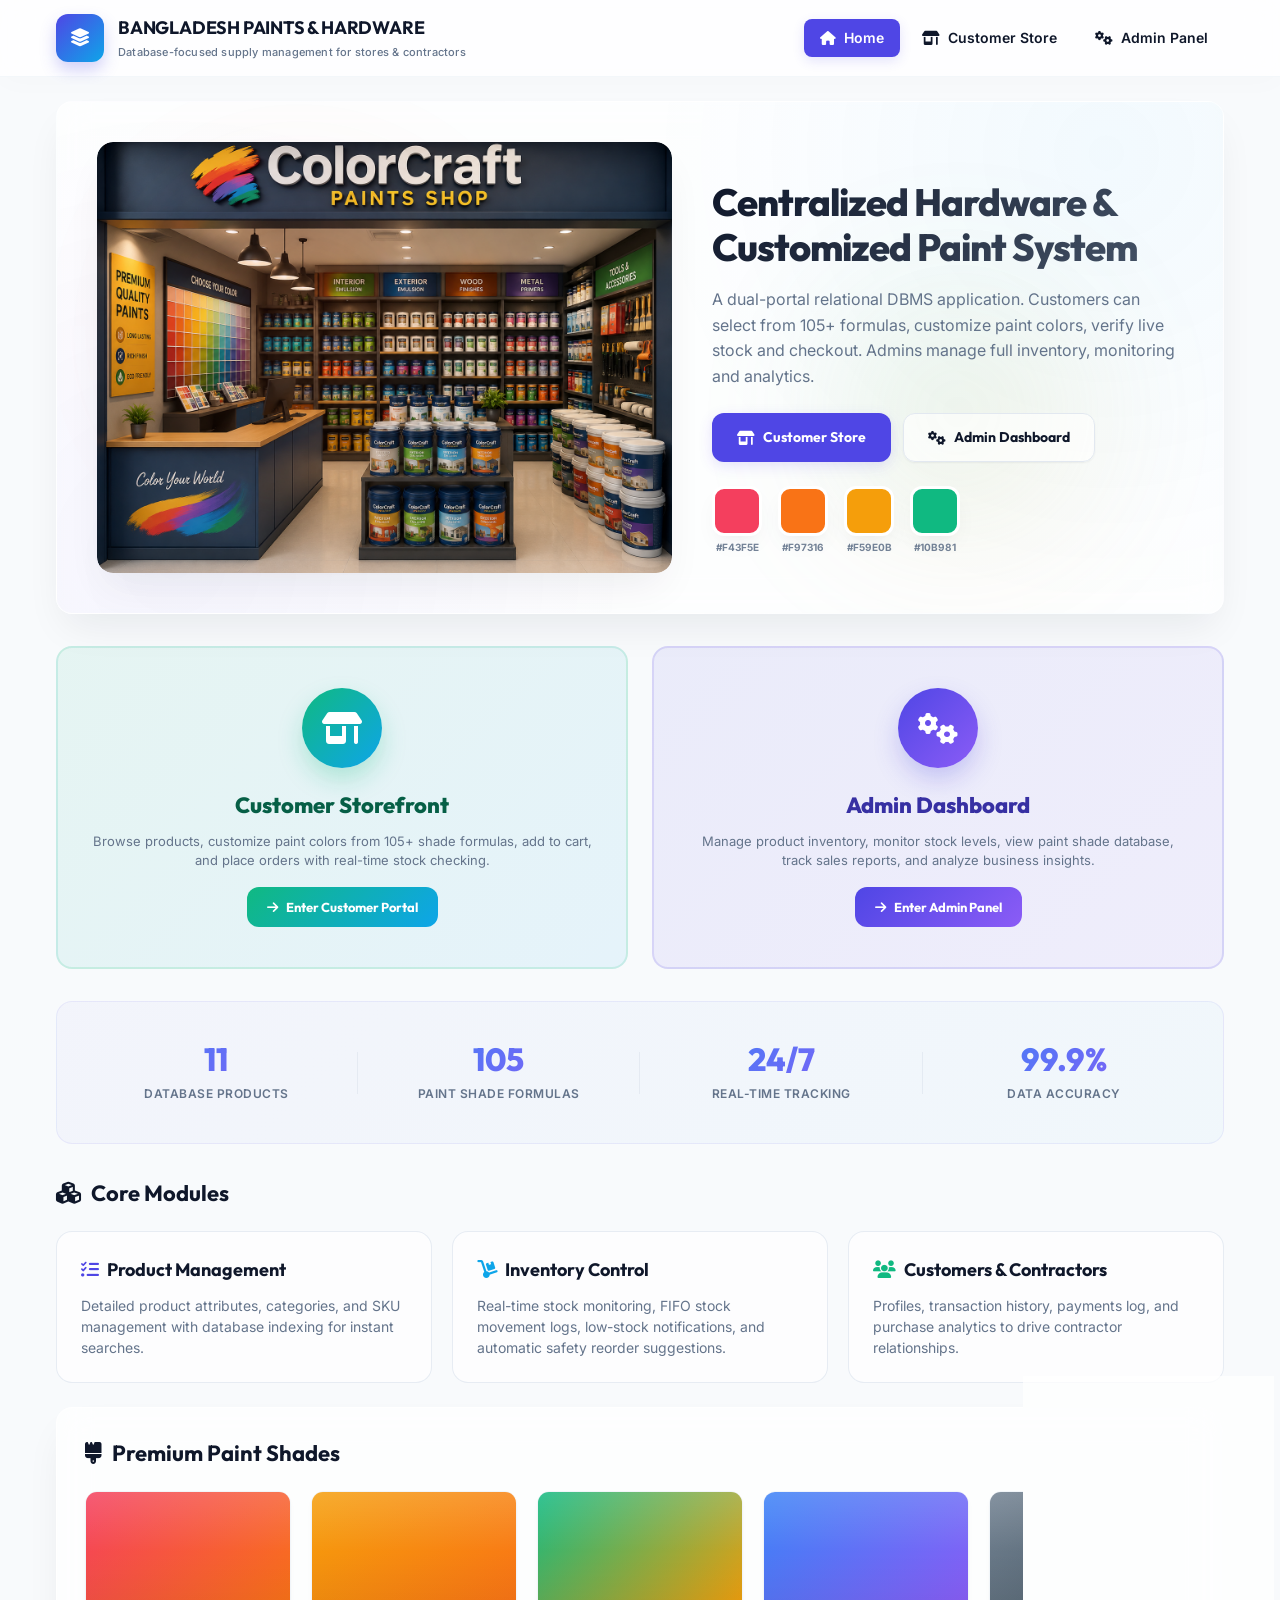
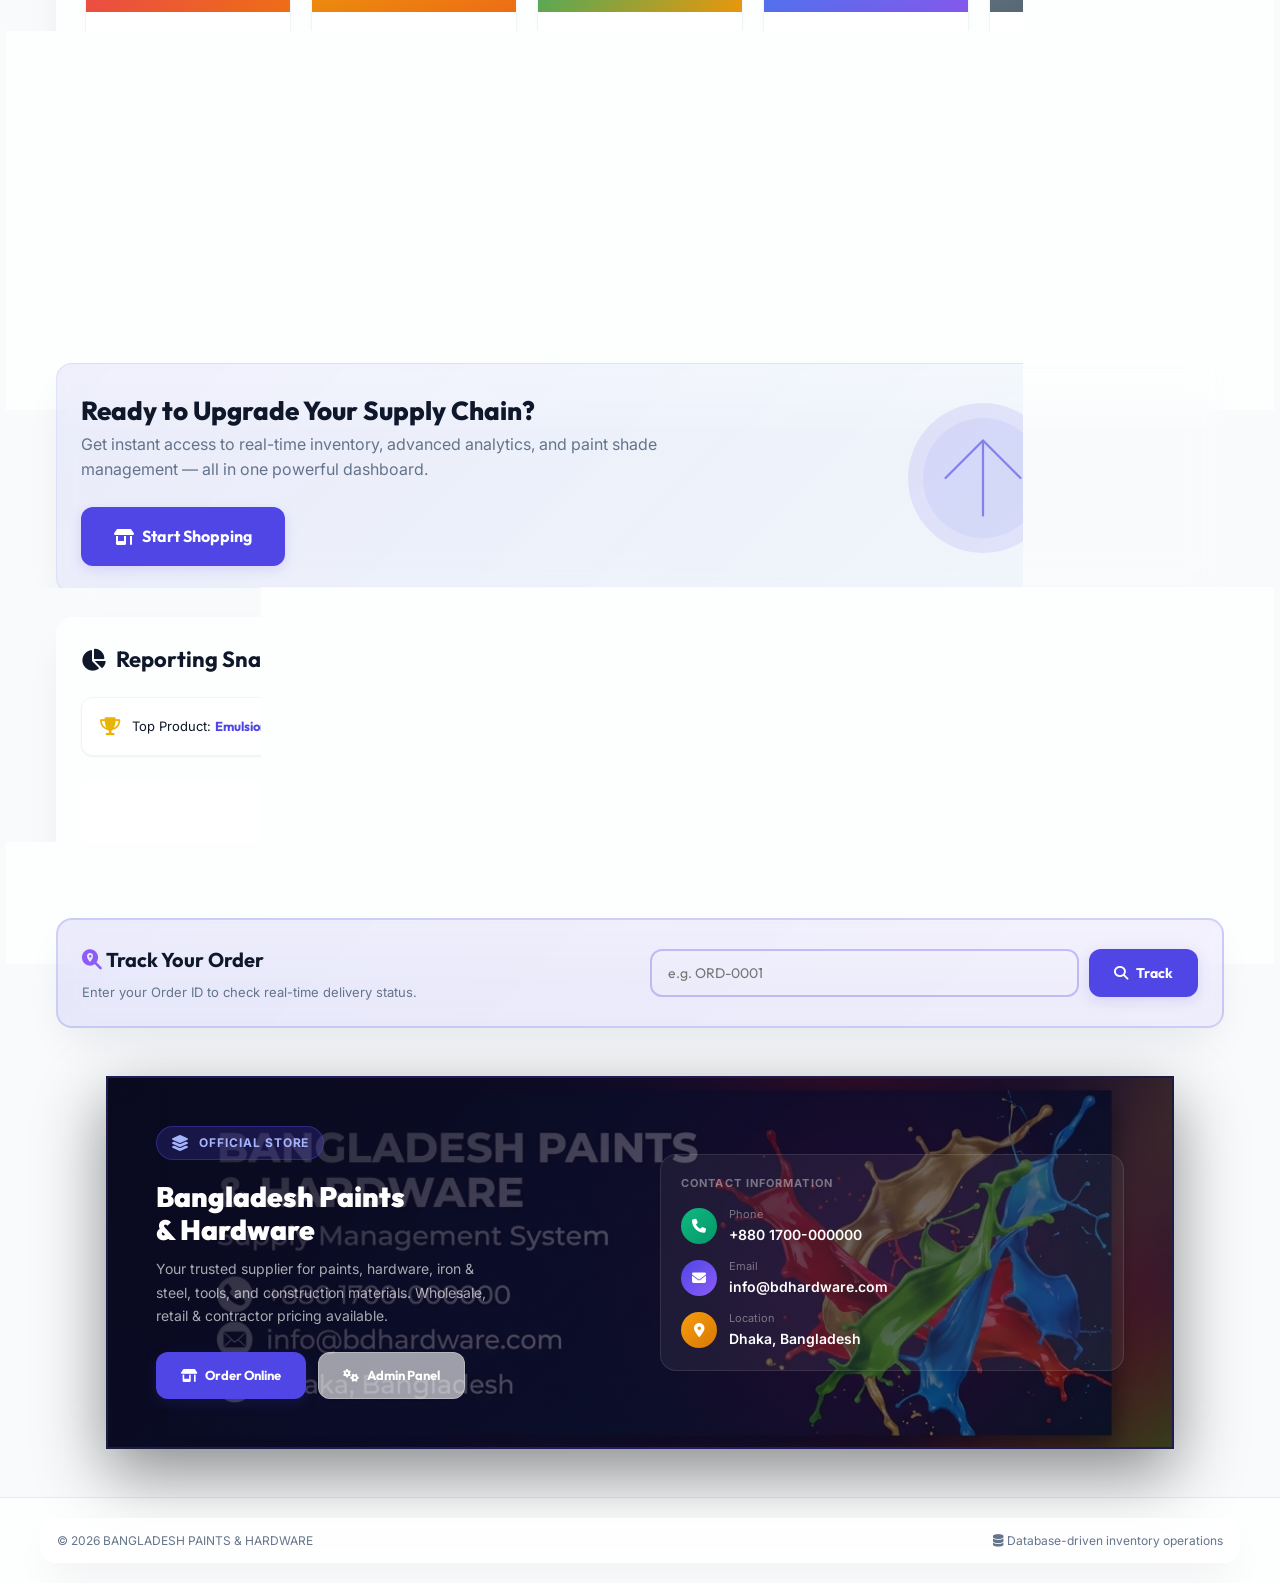
<file: index.html>
<!doctype html>
<html lang="en">
<head>
  <meta charset="utf-8" />
  <meta name="viewport" content="width=device-width,initial-scale=1" />
  <title>Bangladesh Paints & Hardware — Supply Management System</title>
  <link rel="stylesheet" href="https://cdnjs.cloudflare.com/ajax/libs/font-awesome/6.4.0/css/all.min.css">
  <link rel="stylesheet" href="styles.css">
  <meta name="description" content="Inventory, sales, and paint-shade management for hardware and construction supplies." />
  <script src="auth.js"></script>
  <style>
    .portal-grid {
      display: grid;
      grid-template-columns: 1fr 1fr;
      gap: 24px;
      margin: 32px 0;
    }
    .portal-card {
      padding: 40px 32px;
      border-radius: var(--radius-lg);
      text-align: center;
      cursor: pointer;
      text-decoration: none;
      display: block;
      transition: all 0.3s cubic-bezier(0.4, 0, 0.2, 1);
      position: relative;
      overflow: hidden;
    }
    .portal-card::before {
      content: '';
      position: absolute;
      inset: 0;
      opacity: 0;
      transition: opacity 0.3s;
    }
    .portal-card:hover {
      transform: translateY(-8px);
    }
    .portal-card:hover::before {
      opacity: 1;
    }
    .portal-customer {
      background: linear-gradient(135deg, rgba(16, 185, 129, 0.08), rgba(14, 165, 233, 0.08));
      border: 2px solid rgba(16, 185, 129, 0.15);
    }
    .portal-customer:hover {
      border-color: rgba(16, 185, 129, 0.4);
      box-shadow: 0 20px 40px rgba(16, 185, 129, 0.12);
    }
    .portal-admin {
      background: linear-gradient(135deg, rgba(79, 70, 229, 0.08), rgba(139, 92, 246, 0.08));
      border: 2px solid rgba(79, 70, 229, 0.15);
    }
    .portal-admin:hover {
      border-color: rgba(79, 70, 229, 0.4);
      box-shadow: 0 20px 40px rgba(79, 70, 229, 0.12);
    }
    .portal-icon {
      width: 80px;
      height: 80px;
      border-radius: 50%;
      display: inline-flex;
      align-items: center;
      justify-content: center;
      font-size: 32px;
      margin-bottom: 20px;
    }
    .portal-customer .portal-icon {
      background: linear-gradient(135deg, #10b981, #0ea5e9);
      color: #fff;
      box-shadow: 0 12px 24px rgba(16, 185, 129, 0.25);
    }
    .portal-admin .portal-icon {
      background: linear-gradient(135deg, #4f46e5, #8b5cf6);
      color: #fff;
      box-shadow: 0 12px 24px rgba(79, 70, 229, 0.25);
    }
    .portal-card h3 {
      font-family: var(--font-heading);
      font-size: 22px;
      font-weight: 800;
      margin-bottom: 8px;
    }
    .portal-customer h3 { color: #065f46; }
    .portal-admin h3 { color: #3730a3; }
    .portal-card p {
      font-size: 13px;
      color: var(--text-muted);
      line-height: 1.5;
      margin-bottom: 16px;
    }
    .portal-enter {
      display: inline-flex;
      align-items: center;
      gap: 8px;
      padding: 10px 20px;
      border-radius: var(--radius-md);
      font-family: var(--font-heading);
      font-weight: 700;
      font-size: 13px;
      color: #fff;
    }
    .portal-customer .portal-enter {
      background: linear-gradient(135deg, #10b981, #0ea5e9);
    }
    .portal-admin .portal-enter {
      background: linear-gradient(135deg, #4f46e5, #8b5cf6);
    }
    @media (max-width: 700px) {
      .portal-grid { grid-template-columns: 1fr; }
    }
  </style>
</head>
<body>
  <header class="site-header">
    <div class="container header-row">
      <div class="brand">
        <div class="logo"><i class="fa-solid fa-layer-group"></i></div>
        <div>
          <h1>BANGLADESH PAINTS & HARDWARE</h1>
          <p class="tagline">Database-focused supply management for stores & contractors</p>
        </div>
      </div>
      <nav class="top-nav">
        <a href="index.html" class="active"><i class="fa-solid fa-house"></i> Home</a>
        <a href="customer.html"><i class="fa-solid fa-shop"></i> Customer Store</a>
        <a href="products.html"><i class="fa-solid fa-gears"></i> Admin Panel</a>
      </nav>
    </div>
  </header>

  <main class="container">
    <!-- Hero Section -->
    <section class="hero card" id="hero">
      <div class="hero-visual">
        <img src="./color_pic.png" alt="Bangladesh Paints &amp; Hardware" class="hero-image" style="object-fit:cover;border-radius:var(--radius-lg);" />
        <div class="sparkle-layer" aria-hidden="true"></div>
      </div>
      <div class="hero-decoration">
        <div class="deco-blob" style="top: 20%; left: 10%; background: linear-gradient(135deg, #f43f5e, #f97316);"></div>
        <div class="deco-blob" style="bottom: 15%; right: 12%; background: linear-gradient(135deg, #10b981, #f59e0b);"></div>
      </div>

      <div class="hero-content">
        <h2>Centralized Hardware & Customized Paint System</h2>
        <p>A dual-portal relational DBMS application. Customers can select from 105+ formulas, customize paint colors, verify live stock and checkout. Admins manage full inventory, monitoring and analytics.</p>
        <div class="hero-actions">
          <a class="cta primary" href="customer.html"><i class="fa-solid fa-shop"></i> Customer Store</a>
          <a class="cta ghost" href="products.html"><i class="fa-solid fa-gears"></i> Admin Dashboard</a>
        </div>

        <div class="swatch-row">
          <div class="swatch" data-color="#f43f5e" style="background-color: #f43f5e;"><span>#F43F5E</span></div>
          <div class="swatch" data-color="#f97316" style="background-color: #f97316;"><span>#F97316</span></div>
          <div class="swatch" data-color="#f59e0b" style="background-color: #f59e0b;"><span>#F59E0B</span></div>
          <div class="swatch" data-color="#10b981" style="background-color: #10b981;"><span>#10B981</span></div>
        </div>
      </div>
    </section>

    <!-- Portal Selection -->
    <div class="portal-grid">
      <a href="customer.html" class="portal-card portal-customer">
        <div class="portal-icon"><i class="fa-solid fa-shop"></i></div>
        <h3>Customer Storefront</h3>
        <p>Browse products, customize paint colors from 105+ shade formulas, add to cart, and place orders with real-time stock checking.</p>
        <span class="portal-enter"><i class="fa-solid fa-arrow-right"></i> Enter Customer Portal</span>
      </a>
      <a href="products.html" class="portal-card portal-admin">
        <div class="portal-icon"><i class="fa-solid fa-gears"></i></div>
        <h3>Admin Dashboard</h3>
        <p>Manage product inventory, monitor stock levels, view paint shade database, track sales reports, and analyze business insights.</p>
        <span class="portal-enter"><i class="fa-solid fa-arrow-right"></i> Enter Admin Panel</span>
      </a>
    </div>

    <!-- Stats -->
    <section class="stats-bar">
      <div class="stat-item">
        <div class="stat-number">11</div>
        <div class="stat-label">Database Products</div>
      </div>
      <div class="stat-item">
        <div class="stat-number">105</div>
        <div class="stat-label">Paint Shade Formulas</div>
      </div>
      <div class="stat-item">
        <div class="stat-number">24/7</div>
        <div class="stat-label">Real-Time Tracking</div>
      </div>
      <div class="stat-item">
        <div class="stat-number">99.9%</div>
        <div class="stat-label">Data Accuracy</div>
      </div>
    </section>

    <!-- Core Modules -->
    <section id="features" class="features">
      <h3><i class="fa-solid fa-cubes"></i> Core Modules</h3>
      <div class="grid">
        <article class="feature-card">
          <h4><i class="fa-solid fa-list-check" style="color: var(--primary);"></i> Product Management</h4>
          <p>Detailed product attributes, categories, and SKU management with database indexing for instant searches.</p>
        </article>
        <article class="feature-card">
          <h4><i class="fa-solid fa-dolly" style="color: var(--secondary);"></i> Inventory Control</h4>
          <p>Real-time stock monitoring, FIFO stock movement logs, low-stock notifications, and automatic safety reorder suggestions.</p>
        </article>
        <article class="feature-card">
          <h4><i class="fa-solid fa-users" style="color: var(--success);"></i> Customers & Contractors</h4>
          <p>Profiles, transaction history, payments log, and purchase analytics to drive contractor relationships.</p>
        </article>
      </div>
    </section>

    <!-- Premium Shades Preview -->
    <section id="paint-gallery" class="paint-gallery card">
      <h3><i class="fa-solid fa-brush"></i> Premium Paint Shades</h3>
      <div class="shade-grid">
        <div class="shade-card">
          <div class="shade-swatch" style="background: linear-gradient(135deg, #f43f5e, #f97316);"></div>
          <div class="shade-info"><strong>Crimson Blaze</strong><p>Acrylic • Matte</p></div>
        </div>
        <div class="shade-card">
          <div class="shade-swatch" style="background: linear-gradient(135deg, #f59e0b, #f97316);"></div>
          <div class="shade-info"><strong>Sunset Gold</strong><p>Acrylic • Semi-Gloss</p></div>
        </div>
        <div class="shade-card">
          <div class="shade-swatch" style="background: linear-gradient(135deg, #10b981, #f59e0b);"></div>
          <div class="shade-info"><strong>Mint Leaf</strong><p>Acrylic • Satin</p></div>
        </div>
        <div class="shade-card">
          <div class="shade-swatch" style="background: linear-gradient(135deg, #3b82f6, #8b5cf6);"></div>
          <div class="shade-info"><strong>Ocean Deep</strong><p>Acrylic • Glossy</p></div>
        </div>
        <div class="shade-card">
          <div class="shade-swatch" style="background: linear-gradient(135deg, #708090, #455560);"></div>
          <div class="shade-info"><strong>Industrial Steel</strong><p>Steel • Metallic</p></div>
        </div>
        <div class="shade-card">
          <div class="shade-swatch" style="background: linear-gradient(135deg, #b87333, #664d1b);"></div>
          <div class="shade-info"><strong>Copper Glow</strong><p>Steel • Semi-Gloss</p></div>
        </div>
      </div>

    </section>

    <!-- CTA Spotlight -->
    <section class="cta-spotlight card">
      <div class="cta-content">
        <h3>Ready to Upgrade Your Supply Chain?</h3>
        <p>Get instant access to real-time inventory, advanced analytics, and paint shade management — all in one powerful dashboard.</p>
        <a class="cta primary large" href="customer.html"><i class="fa-solid fa-shop"></i> Start Shopping</a>
      </div>
      <div class="cta-visual">
        <svg width="240" height="180" viewBox="0 0 300 240" fill="none" xmlns="http://www.w3.org/2000/svg">
          <circle cx="150" cy="120" r="100" fill="var(--primary)" opacity="0.1"/>
          <circle cx="150" cy="120" r="80" fill="var(--primary)" opacity="0.06"/>
          <path d="M100 120L150 70L200 120M150 70V170" stroke="var(--primary)" stroke-width="3" stroke-linecap="round" opacity="0.6"/>
        </svg>
      </div>
    </section>

    <!-- Reports Snapshot -->
    <section id="reports" class="reports card">
      <h3><i class="fa-solid fa-chart-pie"></i> Reporting Snapshot</h3>
      <div class="report-grid">
        <div class="report">
          <i class="fa-solid fa-trophy" style="color: #eab308; font-size: 18px;"></i>
          <div>Top Product: <strong>Emulsion Paint</strong></div>
        </div>
        <div class="report">
          <i class="fa-solid fa-sack-dollar" style="color: #22c55e; font-size: 18px;"></i>
          <div>Monthly Revenue: <strong>৳12,450</strong></div>
        </div>
        <div class="report">
          <i class="fa-solid fa-bell" style="color: #ef4444; font-size: 18px;"></i>
          <div>Low Stock Alerts: <strong>3 items</strong></div>
        </div>
      </div>
      <div class="action-section" style="margin-top:24px; border-radius: var(--radius-md);">
        <a href="reports.html" class="cta ghost"><i class="fa-solid fa-chart-line"></i> View Full Analytics Dashboard →</a>
      </div>
    </section>

    <!-- ── Order Tracking Widget ──────────────────────── -->
    <section class="card" style="background:linear-gradient(135deg,rgba(79,70,229,.1),rgba(139,92,246,.08));border:2px solid rgba(79,70,229,.2);">
      <div style="display:flex;align-items:center;gap:20px;flex-wrap:wrap;">
        <div style="flex:1;min-width:240px;">
          <h3 style="font-family:var(--font-heading);font-size:20px;margin-bottom:6px;">
            <i class="fa-solid fa-magnifying-glass-location" style="color:#8b5cf6;"></i> Track Your Order
          </h3>
          <p style="color:var(--text-muted);font-size:13px;margin:0;">Enter your Order ID to check real-time delivery status.</p>
        </div>
        <div style="display:flex;gap:10px;flex:1;min-width:260px;">
          <input type="text" id="homeTrackInput" placeholder="e.g. ORD-0001"
            style="flex:1;padding:12px 16px;border-radius:var(--radius-md);
                   border:2px solid rgba(79,70,229,.3);background:rgba(255,255,255,.06);
                   color:var(--text);font-size:14px;font-family:var(--font-heading);outline:none;"
            onkeydown="if(event.key==='Enter') goTrack()" />
          <a id="homeTrackBtn" href="customer.html#track" onclick="goTrack(event)" class="cta primary" style="white-space:nowrap;">
            <i class="fa-solid fa-search"></i> Track
          </a>
        </div>
      </div>
    </section>
  </main>

  <!-- Contact Card -->
  <section style="margin:0 auto 40px;max-width:1100px;padding:0 16px;">
    <div style="border-radius:var(--radius-xl);overflow:hidden;box-shadow:0 24px 64px rgba(0,0,0,.45);border:2px solid rgba(79,70,229,.2);position:relative;min-height:280px;background:linear-gradient(135deg,#0d1117 0%,#1a1040 40%,#0d1117 100%);">
      <!-- Background image -->
      <img src="./card.png" alt="Contact Banner"
           onerror="this.style.display='none'"
           style="position:absolute;inset:0;width:100%;height:100%;object-fit:cover;opacity:0.55;" />
      <!-- Gradient overlay -->
      <div style="position:absolute;inset:0;background:linear-gradient(135deg,rgba(10,8,30,.85) 0%,rgba(10,8,30,.5) 50%,transparent 100%);"></div>
      <!-- Content -->
      <div style="position:relative;z-index:2;display:grid;grid-template-columns:1fr 1fr;gap:40px;padding:48px;align-items:center;">
        <!-- Left: Info -->
        <div>
          <div style="display:inline-flex;align-items:center;gap:10px;background:rgba(79,70,229,.2);border:1px solid rgba(79,70,229,.4);padding:6px 14px;border-radius:999px;margin-bottom:20px;">
            <i class="fa-solid fa-layer-group" style="color:#a5b4fc;"></i>
            <span style="font-size:12px;color:#a5b4fc;font-weight:700;letter-spacing:.08em;">OFFICIAL STORE</span>
          </div>
          <h3 style="font-family:var(--font-heading);font-size:28px;font-weight:900;color:#fff;margin-bottom:10px;line-height:1.2;">
            Bangladesh Paints<br>&amp; Hardware
          </h3>
          <p style="color:rgba(255,255,255,.65);font-size:14px;line-height:1.7;margin-bottom:24px;max-width:340px;">
            Your trusted supplier for paints, hardware, iron &amp; steel, tools, and construction materials. Wholesale, retail &amp; contractor pricing available.
          </p>
          <div style="display:flex;gap:12px;flex-wrap:wrap;">
            <a href="customer.html" class="cta primary" style="font-size:13px;"><i class="fa-solid fa-shop"></i> Order Online</a>
            <a href="products.html" class="cta ghost" style="font-size:13px;border-color:rgba(255,255,255,.25);color:#fff;"><i class="fa-solid fa-gears"></i> Admin Panel</a>
          </div>
        </div>
        <!-- Right: Contact Details -->
        <div style="display:flex;flex-direction:column;gap:16px;">
          <div style="background:rgba(255,255,255,.06);border:1px solid rgba(255,255,255,.1);border-radius:var(--radius-lg);padding:20px;">
            <div style="font-size:11px;color:rgba(255,255,255,.4);text-transform:uppercase;letter-spacing:.1em;margin-bottom:14px;font-weight:700;">Contact Information</div>
            <div style="display:flex;flex-direction:column;gap:12px;">
              <div style="display:flex;align-items:center;gap:12px;">
                <div style="width:36px;height:36px;border-radius:50%;background:linear-gradient(135deg,#10b981,#059669);display:flex;align-items:center;justify-content:center;flex-shrink:0;">
                  <i class="fa-solid fa-phone" style="color:#fff;font-size:14px;"></i>
                </div>
                <div>
                  <div style="font-size:11px;color:rgba(255,255,255,.4);">Phone</div>
                  <div style="color:#fff;font-weight:600;font-size:14px;">+880 1700-000000</div>
                </div>
              </div>
              <div style="display:flex;align-items:center;gap:12px;">
                <div style="width:36px;height:36px;border-radius:50%;background:linear-gradient(135deg,#4f46e5,#8b5cf6);display:flex;align-items:center;justify-content:center;flex-shrink:0;">
                  <i class="fa-solid fa-envelope" style="color:#fff;font-size:14px;"></i>
                </div>
                <div>
                  <div style="font-size:11px;color:rgba(255,255,255,.4);">Email</div>
                  <div style="color:#fff;font-weight:600;font-size:14px;">info@bdhardware.com</div>
                </div>
              </div>
              <div style="display:flex;align-items:center;gap:12px;">
                <div style="width:36px;height:36px;border-radius:50%;background:linear-gradient(135deg,#f59e0b,#d97706);display:flex;align-items:center;justify-content:center;flex-shrink:0;">
                  <i class="fa-solid fa-location-dot" style="color:#fff;font-size:14px;"></i>
                </div>
                <div>
                  <div style="font-size:11px;color:rgba(255,255,255,.4);">Location</div>
                  <div style="color:#fff;font-weight:600;font-size:14px;">Dhaka, Bangladesh</div>
                </div>
              </div>
            </div>
          </div>
        </div>
      </div>
    </div>
  </section>

  <footer class="site-footer">
    <div class="container footer-row card">
      <div>© <span id="year"></span> BANGLADESH PAINTS & HARDWARE</div>
      <div class="footer-links"><i class="fa-solid fa-database"></i> Database-driven inventory operations</div>
    </div>
  </footer>

  <script>
    document.getElementById('year').textContent = new Date().getFullYear();

    // Order Tracking from homepage — store in sessionStorage and redirect
    function goTrack(e) {
      const val = document.getElementById('homeTrackInput').value.trim().toUpperCase();
      if (!val) { e && e.preventDefault(); alert('Enter your Order ID (e.g. ORD-0001)'); return; }
      sessionStorage.setItem('pendingTrackId', val);
      window.location.href = 'customer.html#track';
    }


    document.querySelectorAll('.swatch').forEach(s => {
      s.addEventListener('mouseenter', () => {
        document.documentElement.style.setProperty('--primary', s.dataset.color);
        s.style.transform = 'scale(1.15) translateY(-4px)';
      });
      s.addEventListener('mouseleave', () => {
        document.documentElement.style.setProperty('--primary', '#4f46e5');
        s.style.transform = '';
      });
      s.addEventListener('click', () => popSparkle(s));
    });

    function popSparkle(el){
      const rect = el.getBoundingClientRect();
      const layer = document.querySelector('.sparkle-layer');
      if (!layer) return;
      const spark = document.createElement('span');
      spark.className = 'spark';
      const x = rect.left + rect.width/2 - layer.getBoundingClientRect().left;
      const y = rect.top + rect.height/2 - layer.getBoundingClientRect().top;
      spark.style.left = x + 'px';
      spark.style.top = y + 'px';
      layer.appendChild(spark);
      setTimeout(()=> spark.remove(), 900);
    }

    (function randomSparkles(){
      const layer = document.querySelector('.sparkle-layer');
      if(!layer) return;
      setInterval(()=>{
        const s = document.createElement('span');
        s.className = 'spark mini';
        s.style.left = Math.random()*layer.clientWidth + 'px';
        s.style.top = Math.random()*layer.clientHeight + 'px';
        layer.appendChild(s);
        setTimeout(()=> s.remove(), 1500);
      }, 900);
    })();
  </script>
</body>
</html>
</file>
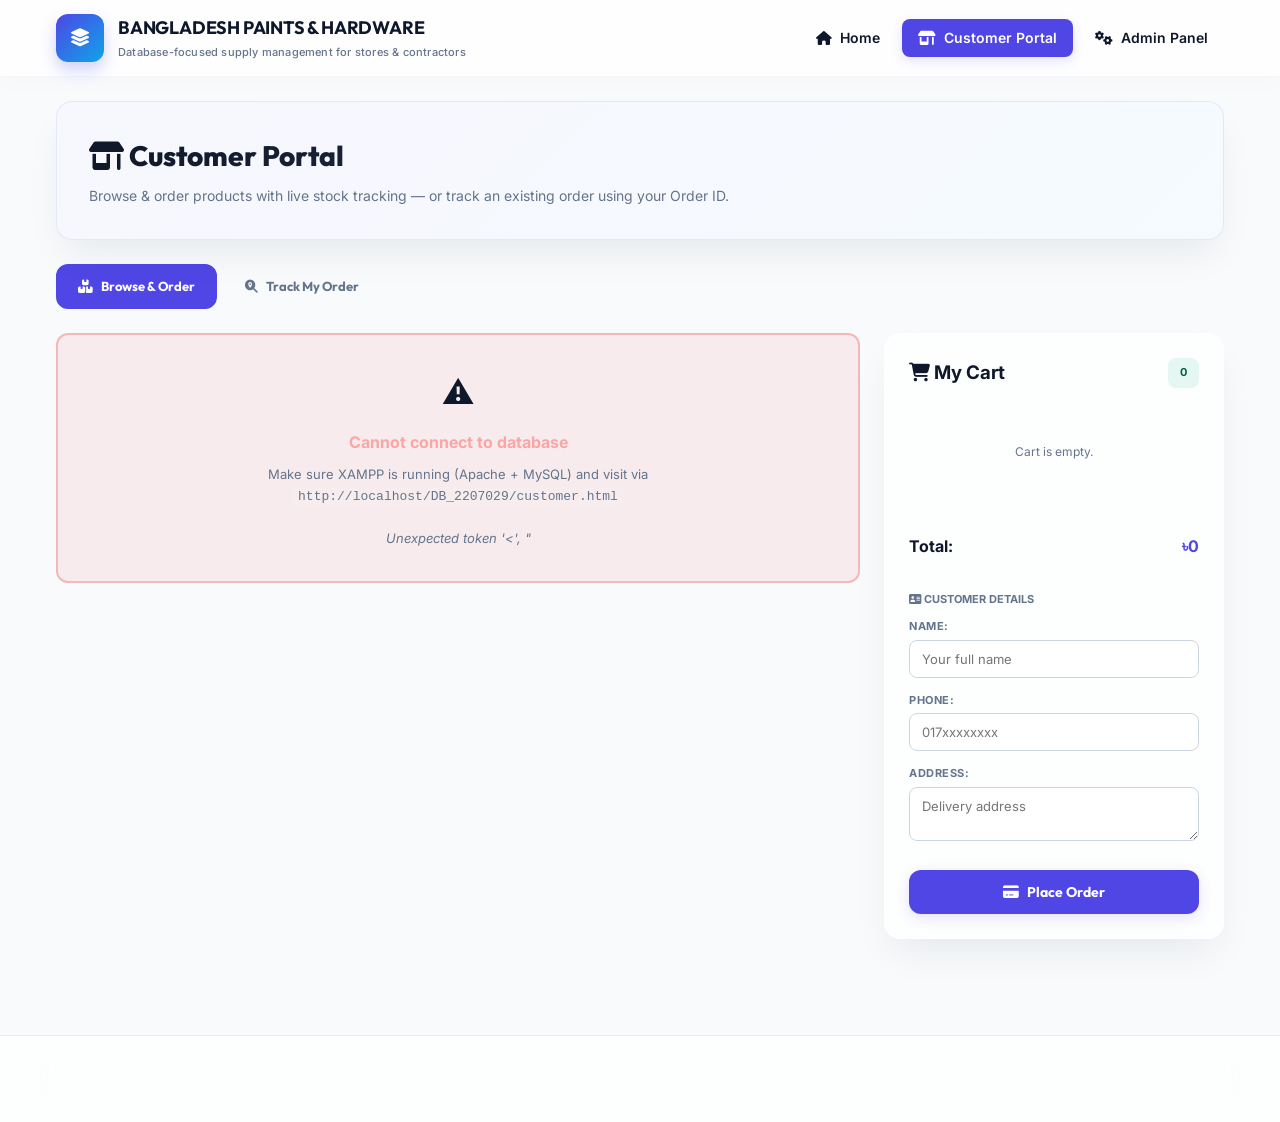
<file: customer.html>
<!doctype html>
<html lang="en">
<head>
  <meta charset="utf-8" />
  <meta name="viewport" content="width=device-width,initial-scale=1" />
  <title>Customer Portal — BANGLADESH PAINTS &amp; HARDWARE</title>
  <meta name="description" content="Browse products, place orders, and track your order status with your Order ID." />
  <link rel="stylesheet" href="https://cdnjs.cloudflare.com/ajax/libs/font-awesome/6.4.0/css/all.min.css">
  <link rel="stylesheet" href="styles.css">
  <script src="auth.js"></script>
  <style>
    /* ── Portal Tabs ───────────────────────────────────────── */
    .cust-tabs { display:flex; gap:6px; margin-bottom:20px; flex-wrap:wrap; }
    .cust-tab {
      padding:10px 20px; border-radius:var(--radius-md); cursor:pointer;
      font-family:var(--font-heading); font-weight:700; font-size:13px;
      border:2px solid transparent; transition:all .25s; display:flex;
      align-items:center; gap:8px; color:var(--text-muted);
      background:rgba(255,255,255,.06);
    }
    .cust-tab.active { background:var(--primary); color:#fff; border-color:var(--primary); }
    .cust-tab:hover:not(.active) { border-color:var(--primary); color:var(--primary); }

    /* ── Order Tracking ─────────────────────────────────── */
    .track-hero {
      background: linear-gradient(135deg,rgba(79,70,229,.12),rgba(139,92,246,.10));
      border:2px solid rgba(79,70,229,.2); border-radius:var(--radius-lg);
      padding:32px; margin-bottom:24px; text-align:center;
    }
    .track-search { display:flex; gap:10px; max-width:480px; margin:20px auto 0; }
    .track-search input {
      flex:1; padding:12px 18px; border-radius:var(--radius-md);
      border:2px solid rgba(79,70,229,.25); background:rgba(255,255,255,.07);
      color:var(--text); font-size:15px; font-family:var(--font-heading);
      outline:none; transition:border-color .2s;
    }
    .track-search input:focus { border-color:var(--primary); }
    .track-search button { padding:12px 22px; border-radius:var(--radius-md); }

    /* Timeline */
    .timeline { position:relative; padding:8px 0; }
    .timeline::before {
      content:''; position:absolute; left:22px; top:0; bottom:0;
      width:3px; background:linear-gradient(to bottom,var(--primary),rgba(79,70,229,.15));
      border-radius:2px;
    }
    .tl-step {
      display:flex; gap:18px; align-items:flex-start;
      padding:14px 0; position:relative;
    }
    .tl-dot {
      width:44px; height:44px; border-radius:50%; flex-shrink:0;
      display:flex; align-items:center; justify-content:center;
      font-size:18px; border:3px solid; position:relative; z-index:1;
      transition:all .3s;
    }
    .tl-dot.done   { background:var(--primary); border-color:var(--primary); color:#fff; box-shadow:0 0 16px rgba(79,70,229,.4); }
    .tl-dot.active { background:#f59e0b; border-color:#f59e0b; color:#fff; box-shadow:0 0 16px rgba(245,158,11,.4); animation:pulse-dot 1.5s infinite; }
    .tl-dot.cancel { background:#ef4444; border-color:#ef4444; color:#fff; }
    .tl-dot.pending{ background:rgba(255,255,255,.06); border-color:rgba(255,255,255,.15); color:var(--text-muted); }
    @keyframes pulse-dot { 0%,100%{transform:scale(1);} 50%{transform:scale(1.12);} }
    .tl-info h4 { font-family:var(--font-heading); font-size:15px; margin:0 0 4px; }
    .tl-info p  { font-size:12px; color:var(--text-muted); margin:0; }

    .order-summary-card {
      background:rgba(255,255,255,.04); border:1.5px solid rgba(255,255,255,.1);
      border-radius:var(--radius-lg); padding:24px; margin-top:20px;
    }
    .order-item-row {
      display:flex; justify-content:space-between; align-items:center;
      padding:10px 0; border-bottom:1px solid rgba(255,255,255,.07);
      font-size:13px;
    }
    .order-item-row:last-child { border-bottom:none; }
    .feedback-box {
      margin-top:16px; padding:14px 18px;
      background:rgba(239,68,68,.1); border:1.5px solid rgba(239,68,68,.3);
      border-radius:var(--radius-md); font-size:13px; color:#fca5a5;
    }

    /* ── Cart ───────────────────────────────────────────── */
    .store-layout { display:grid; grid-template-columns:1fr 340px; gap:24px; align-items:start; }
    @media(max-width:900px){ .store-layout { grid-template-columns:1fr; } }
    .catalog-grid  { display:grid; grid-template-columns:repeat(auto-fill,minmax(210px,1fr)); gap:14px; }
    .catalog-card  {
      background:rgba(255,255,255,.04); border:1.5px solid rgba(255,255,255,.08);
      border-radius:var(--radius-md); padding:16px;
      display:flex; flex-direction:column; justify-content:space-between;
      transition:border-color .2s, transform .2s;
    }
    .catalog-card:hover { border-color:rgba(79,70,229,.35); transform:translateY(-3px); }
    .cart-drawer { position:sticky; top:100px; }
    .cart-item   { display:flex; padding:10px 0; border-bottom:1px solid rgba(255,255,255,.07); font-size:12px; }
    .cart-item:last-child{ border-bottom:none; }
    .cart-item-title { font-weight:700; font-size:13px; margin-bottom:2px; }
    .cart-item-desc  { color:var(--text-muted); font-size:11px; }
    .cart-total-row  {
      display:flex; justify-content:space-between; align-items:center;
      border-top:2px solid rgba(255,255,255,.1); padding-top:12px; margin-top:8px;
      font-weight:700; font-size:16px;
    }

    /* Success modal */
    .success-modal-overlay {
      display:none; position:fixed; inset:0; background:rgba(0,0,0,.6);
      backdrop-filter:blur(6px); z-index:9999; align-items:center; justify-content:center;
    }
    .success-modal {
      background:var(--surface); border:1.5px solid rgba(79,70,229,.3);
      border-radius:var(--radius-xl); padding:40px 32px; text-align:center;
      max-width:420px; width:90%; box-shadow:0 30px 60px rgba(0,0,0,.4);
      animation:slideUp .35s ease;
    }
    @keyframes slideUp { from{transform:translateY(30px);opacity:0;} to{transform:translateY(0);opacity:1;} }
  </style>
</head>
<body>
  <header class="site-header">
    <div class="container header-row">
      <div class="brand">
        <div class="logo"><i class="fa-solid fa-layer-group"></i></div>
        <div>
          <h1>BANGLADESH PAINTS &amp; HARDWARE</h1>
          <p class="tagline">Database-focused supply management for stores &amp; contractors</p>
        </div>
      </div>
      <nav class="top-nav">
        <a href="index.html"><i class="fa-solid fa-house"></i> Home</a>
        <a href="customer.html" class="active"><i class="fa-solid fa-shop"></i> Customer Portal</a>
        <a href="products.html"><i class="fa-solid fa-gears"></i> Admin Panel</a>
      </nav>
    </div>
  </header>

  <main class="container">
    <section class="page-hero card">
      <h2><i class="fa-solid fa-shop" style="color:var(--primary);"></i> Customer Portal</h2>
      <p>Browse &amp; order products with live stock tracking — or track an existing order using your Order ID.</p>
    </section>

    <!-- Portal Tabs -->
    <div class="cust-tabs">
      <div class="cust-tab active" id="tab-browse" onclick="switchTab('browse')">
        <i class="fa-solid fa-boxes-stacked"></i> Browse &amp; Order
      </div>
      <div class="cust-tab" id="tab-track" onclick="switchTab('track')">
        <i class="fa-solid fa-magnifying-glass-location"></i> Track My Order
      </div>
    </div>

    <!-- ═══════════════════ TAB: Browse & Order ═══════════════════ -->
    <div id="content-browse">
      <div class="store-layout">
        <div>
          <div class="catalog-grid" id="catalogList">
            <div style="grid-column:1/-1;text-align:center;padding:40px;color:var(--text-muted);">
              <i class="fa-solid fa-spinner fa-spin" style="font-size:28px;margin-bottom:12px;display:block;"></i>
              Loading products…
            </div>
          </div>
        </div>

        <!-- Cart Drawer -->
        <div class="cart-drawer card">
          <h3 style="margin-bottom:12px;border-bottom:2px solid rgba(255,255,255,.1);padding-bottom:10px;display:flex;justify-content:space-between;align-items:center;">
            <span><i class="fa-solid fa-cart-shopping"></i> My Cart</span>
            <span class="badge healthy" style="border-radius:var(--radius-sm);" id="cartCount">0</span>
          </h3>
          <div id="cartItems" style="min-height:100px;max-height:240px;overflow-y:auto;">
            <p style="color:var(--text-muted);font-size:12px;text-align:center;margin-top:30px;">Cart is empty.</p>
          </div>
          <div class="cart-total-row">
            <span>Total:</span>
            <span id="cartTotal" style="color:var(--primary);">৳0</span>
          </div>
          <div style="margin-top:16px;border-top:1px solid rgba(255,255,255,.08);padding-top:14px;">
            <h4 style="font-size:11px;text-transform:uppercase;color:var(--text-muted);margin-bottom:10px;">
              <i class="fa-solid fa-address-card"></i> Customer Details
            </h4>
            <div class="form-group"><label>Name:</label><input type="text" id="billName" class="form-control" placeholder="Your full name"/></div>
            <div class="form-group"><label>Phone:</label><input type="text" id="billPhone" class="form-control" placeholder="017xxxxxxxx"/></div>
            <div class="form-group"><label>Address:</label><textarea id="billAddress" class="form-control" rows="2" placeholder="Delivery address"></textarea></div>
            <button class="cta primary" id="placeOrderBtn" style="width:100%;margin-top:8px;" onclick="checkout()">
              <i class="fa-solid fa-credit-card"></i> Place Order
            </button>
          </div>
        </div>
      </div>
    </div>

    <!-- ═══════════════════ TAB: Track My Order ═══════════════════ -->
    <div id="content-track" style="display:none;">
      <div class="track-hero">
        <div style="font-size:48px;margin-bottom:12px;"><i class="fa-solid fa-magnifying-glass-location" style="color:#8b5cf6;"></i></div>
        <h3 style="font-family:var(--font-heading);font-size:22px;margin-bottom:8px;">Track Your Order</h3>
        <p style="color:var(--text-muted);font-size:14px;">Enter the Order ID you received when you placed your order.</p>
        <div class="track-search">
          <input type="text" id="orderIdInput" placeholder="e.g. ORD-0001" 
                 onkeydown="if(event.key==='Enter') trackOrder()" />
          <button class="cta primary" onclick="trackOrder()" id="trackBtn">
            <i class="fa-solid fa-search"></i> Track
          </button>
        </div>
      </div>

      <div id="trackResult" style="display:none;"></div>
    </div>
  </main>

  <!-- Order Success Modal -->
  <div class="success-modal-overlay" id="successModal">
    <div class="success-modal">
      <div style="font-size:52px;color:var(--success);margin-bottom:16px;">
        <i class="fa-solid fa-circle-check"></i>
      </div>
      <h3 style="font-family:var(--font-heading);font-size:20px;margin-bottom:8px;">Order Placed Successfully!</h3>
      <p style="font-size:14px;color:var(--text-muted);margin-bottom:16px;" id="successMsg"></p>
      <div style="background:rgba(79,70,229,.08);border:1px solid rgba(79,70,229,.2);border-radius:var(--radius-md);padding:14px;margin-bottom:20px;text-align:left;font-size:12px;">
        <strong style="display:block;margin-bottom:6px;color:var(--primary);">
          <i class="fa-solid fa-database"></i> DB Operations Fired:
        </strong>
        <span style="color:var(--text-muted);">
          • INSERT INTO orders, order_items<br>
          • UPDATE products SET stock_qty = stock_qty - qty<br>
          • INSERT INTO inventory_logs
        </span>
      </div>
      <p style="font-size:13px;margin-bottom:16px;">
        <i class="fa-solid fa-magnifying-glass-location" style="color:#8b5cf6;"></i>
        Use your Order ID to track status in the <strong>Track My Order</strong> tab.
      </p>
      <button class="cta primary" onclick="document.getElementById('successModal').style.display='none'">
        Continue Shopping
      </button>
    </div>
  </div>

  <footer class="site-footer">
    <div class="container footer-row card">
      <div>© <span id="year"></span> BANGLADESH PAINTS &amp; HARDWARE</div>
      <div class="footer-links"><i class="fa-solid fa-shield-halved"></i> Secure customer ordering portal</div>
    </div>
  </footer>

  <script>
    document.getElementById('year').textContent = new Date().getFullYear();

    let products = [];
    let cart     = [];

    // ── Tab Switching ────────────────────────────────────
    function switchTab(tab) {
      document.getElementById('tab-browse').classList.toggle('active', tab === 'browse');
      document.getElementById('tab-track').classList.toggle('active',  tab === 'track');
      document.getElementById('content-browse').style.display = tab === 'browse' ? 'block' : 'none';
      document.getElementById('content-track').style.display  = tab === 'track'  ? 'block' : 'none';
    }

    // ── Init: Load Products ───────────────────────────────
    async function init() {
      try {
        const res  = await fetch('api/products.php');
        if (!res.ok) throw new Error('HTTP ' + res.status + ' — Is XAMPP running?');
        const data = await res.json();
        if (Array.isArray(data)) {
          products = data;
          products.forEach(p => { p.id=(+p.id); p.price=(+p.price); p.stock=(+p.stock); });
        } else if (data.error) {
          throw new Error(data.error);
        }
        renderCatalog();
      } catch (err) {
        document.getElementById('catalogList').innerHTML =
          `<div style="grid-column:1/-1;padding:32px;background:rgba(239,68,68,.08);
            border:2px solid rgba(239,68,68,.3);border-radius:12px;text-align:center;">
            <div style="font-size:32px;margin-bottom:12px;">⚠️</div>
            <strong style="font-size:16px;color:#fca5a5;display:block;margin-bottom:8px;">Cannot connect to database</strong>
            <p style="color:var(--text-muted);font-size:13px;margin:0;">
              Make sure XAMPP is running (Apache + MySQL) and visit via<br>
              <code style="background:rgba(255,255,255,.08);padding:2px 6px;border-radius:4px;">
                http://localhost/DB_2207029/customer.html</code><br><br>
              <em>${err.message}</em>
            </p></div>`;
      }
    }
    init();

    // ── Catalog Render ───────────────────────────────────
    function renderCatalog() {
      const el = document.getElementById('catalogList');
      el.innerHTML = '';
      products.forEach(p => {
        const inStock = p.stock > 0;
        const badge   = p.stock > 10
          ? `<span class="badge in-stock"><i class="fa-solid fa-circle-check"></i> ${p.stock} in stock</span>`
          : p.stock > 0
            ? `<span class="badge low-stock"><i class="fa-solid fa-triangle-exclamation"></i> Only ${p.stock} left</span>`
            : `<span class="badge out-stock"><i class="fa-solid fa-circle-xmark"></i> Out of stock</span>`;

        const card = document.createElement('div');
        card.className = 'catalog-card';
        card.innerHTML = `
          <div>
            <div style="display:flex;justify-content:space-between;align-items:center;margin-bottom:8px;">
              <span class="p-badge" style="font-size:10px;padding:2px 6px;">${p.sku || p.id}</span>
              <span style="font-size:11px;color:var(--text-muted);font-weight:600;">${p.category}</span>
            </div>
            <strong class="p-title" style="font-size:14px;display:block;margin-bottom:4px;">${p.name}</strong>
            <div style="font-size:11px;color:var(--text-muted);margin-bottom:10px;">Brand: <strong>${p.brand}</strong></div>
          </div>
          <div>
            <div class="p-price" style="font-size:18px;margin:4px 0;">৳${(+p.price).toLocaleString()}</div>
            <div style="margin-bottom:12px;">${badge}</div>
            <button class="cta primary" style="width:100%;padding:8px;font-size:12px;"
              ${!inStock ? 'disabled' : ''} onclick="addToCart(${p.id})">
              <i class="fa-solid fa-cart-plus"></i> Add to Cart
            </button>
          </div>`;
        el.appendChild(card);
      });
    }

    // ── Cart Logic ───────────────────────────────────────
    function addToCart(pid) {
      pid = parseInt(pid, 10);
      const p = products.find(x => x.id === pid);
      if (!p || p.stock <= 0) return;
      const ci = cart.findIndex(x => x.id === pid);
      const curQty = ci > -1 ? cart[ci].qty : 0;
      if (p.stock < curQty + 1) { alert('Max stock reached.'); return; }
      if (ci > -1) { cart[ci].qty++; } else { cart.push({ id: pid, name: p.name, price: +p.price, qty: 1, shade: null }); }
      renderCart();
    }

    function removeItem(i) { cart.splice(i, 1); renderCart(); }

    function renderCart() {
      const el = document.getElementById('cartItems');
      el.innerHTML = '';
      if (cart.length === 0) {
        el.innerHTML = '<p style="color:var(--text-muted);font-size:12px;text-align:center;margin-top:30px;">Cart is empty.</p>';
        document.getElementById('cartTotal').textContent = '৳0';
        document.getElementById('cartCount').textContent = '0';
        return;
      }
      let total = 0, count = 0;
      cart.forEach((item, i) => {
        const cost = item.price * item.qty; total += cost; count += item.qty;
        const d = document.createElement('div');
        d.className = 'cart-item';
        d.innerHTML = `
          <div style="flex:1;padding-right:10px;">
            <div class="cart-item-title">${item.name}</div>
            <div class="cart-item-desc">Qty: <strong>${item.qty}</strong> × ৳${item.price.toLocaleString()}</div>
          </div>
          <div style="text-align:right;min-width:70px;">
            <div style="font-weight:700;font-size:13px;">৳${cost.toLocaleString()}</div>
            <a href="javascript:void(0)" onclick="removeItem(${i})"
               style="color:#f87171;font-size:11px;text-decoration:none;">
              <i class="fa-solid fa-trash-can"></i>
            </a>
          </div>`;
        el.appendChild(d);
      });
      document.getElementById('cartTotal').textContent = '৳' + total.toLocaleString();
      document.getElementById('cartCount').textContent = count;
    }

    // ── Checkout ─────────────────────────────────────────
    async function checkout() {
      if (cart.length === 0) { alert('Cart is empty.'); return; }
      const n  = document.getElementById('billName').value.trim();
      const ph = document.getElementById('billPhone').value.trim();
      const ad = document.getElementById('billAddress').value.trim();
      if (!n || !ph || !ad) { alert('Please fill in all customer details.'); return; }

      const btn = document.getElementById('placeOrderBtn');
      btn.disabled = true; btn.innerHTML = '<i class="fa-solid fa-spinner fa-spin"></i> Placing…';

      try {
        const res  = await fetch('api/orders.php', {
          method: 'POST',
          headers: { 'Content-Type': 'application/json' },
          body: JSON.stringify({ customer: { name: n, phone: ph, address: ad }, items: cart })
        });
        const data = await res.json();
        if (res.ok && data.success) {
          const total = cart.reduce((s, i) => s + (i.price * i.qty), 0);
          document.getElementById('successMsg').innerHTML =
            `Order ID: <strong style="color:var(--primary);font-size:16px;">${data.order_number}</strong><br>
             Total: <strong>৳${total.toLocaleString()}</strong><br>
             Customer: <strong>${n}</strong> (${ph})`;
          document.getElementById('successModal').style.display = 'flex';
          cart = []; renderCart();
          ['billName','billPhone','billAddress'].forEach(id => {
            const el = document.getElementById(id);
            el && (el.value = '');
          });
          // Refresh product stock counts
          const fresh = await fetch('api/products.php');
          if (fresh.ok) {
            const fp = await fresh.json();
            if (Array.isArray(fp)) {
              fp.forEach(p => { p.id=(+p.id); p.price=(+p.price); p.stock=(+p.stock); });
              products = fp;
              renderCatalog();
            }
          }
        } else {
          alert('Error: ' + (data.error || 'Unknown error'));
        }
      } catch (e) {
        alert('Network error: ' + e.message);
      } finally {
        btn.disabled = false;
        btn.innerHTML = '<i class="fa-solid fa-credit-card"></i> Place Order';
      }
    }

    // ── Order Tracking ───────────────────────────────────
    const STATUS_STEPS = [
      { key:'Placed',      icon:'fa-clock',           label:'Order Placed',      desc:'Your order has been received and is awaiting admin review.' },
      { key:'Processing',  icon:'fa-circle-check',    label:'Order Accepted',    desc:'Admin has accepted your order and is preparing it.' },
      { key:'Shipped',     icon:'fa-truck-fast',       label:'Out for Delivery',  desc:'Your order is on its way to you!' },
      { key:'Delivered',   icon:'fa-house-circle-check',label:'Delivered',        desc:'Your order has been delivered. Thank you!' },
    ];

    async function trackOrder() {
      const input = document.getElementById('orderIdInput').value.trim().toUpperCase();
      if (!input) { alert('Please enter your Order ID (e.g. ORD-0001)'); return; }

      const btn = document.getElementById('trackBtn');
      btn.disabled = true; btn.innerHTML = '<i class="fa-solid fa-spinner fa-spin"></i>';

      const resultEl = document.getElementById('trackResult');
      resultEl.style.display = 'none';
      resultEl.innerHTML = '';

      try {
        const res  = await fetch('api/orders.php?order_number=' + encodeURIComponent(input));
        const data = await res.json();

        if (!res.ok) {
          resultEl.innerHTML = `
            <div style="background:rgba(239,68,68,.1);border:1.5px solid rgba(239,68,68,.3);
              border-radius:var(--radius-lg);padding:24px;text-align:center;color:#fca5a5;">
              <i class="fa-solid fa-circle-xmark" style="font-size:32px;margin-bottom:12px;display:block;"></i>
              <strong>${data.error || 'Order not found.'}</strong><br>
              <span style="font-size:13px;color:var(--text-muted);">Please check your Order ID and try again.</span>
            </div>`;
          resultEl.style.display = 'block';
          return;
        }

        const order = data.order;
        const items = data.items || [];
        const isCancelled = order.order_status === 'Cancelled';

        // Build status timeline
        let timelineHtml = '';
        if (isCancelled) {
          timelineHtml = `
            <div class="tl-step">
              <div class="tl-dot cancel"><i class="fa-solid fa-ban"></i></div>
              <div class="tl-info">
                <h4>Order Cancelled / Rejected</h4>
                <p>This order was not accepted. See feedback below.</p>
              </div>
            </div>`;
        } else {
          const currentIdx = STATUS_STEPS.findIndex(s => s.key === order.order_status);
          STATUS_STEPS.forEach((step, i) => {
            const isDone   = i < currentIdx;
            const isActive = i === currentIdx;
            const dotCls   = isDone ? 'done' : isActive ? 'active' : 'pending';
            timelineHtml += `
              <div class="tl-step">
                <div class="tl-dot ${dotCls}">
                  <i class="fa-solid ${step.icon}"></i>
                </div>
                <div class="tl-info">
                  <h4 style="${isActive ? 'color:var(--primary);' : ''}">${step.label}</h4>
                  <p>${isActive ? '<strong style="color:var(--primary);">← Current Status</strong> — ' : ''}${step.desc}</p>
                </div>
              </div>`;
          });
        }

        // Build items table
        const itemRows = items.map(it => `
          <div class="order-item-row">
            <div>
              <strong>${it.product_name}</strong>
              ${it.custom_shade_name ? `<span style="font-size:11px;color:var(--text-muted);margin-left:6px;">🎨 ${it.custom_shade_name}</span>` : ''}
              <div style="font-size:11px;color:var(--text-muted);">SKU: ${it.sku}</div>
            </div>
            <div style="text-align:right;">
              <div>${it.quantity} × ৳${(+it.unit_price).toLocaleString()}</div>
              <div style="font-weight:700;color:var(--primary);">৳${(+it.line_total).toLocaleString()}</div>
            </div>
          </div>`).join('');

        const statusBadge = {
          'Placed':     `<span class="badge caution"><i class="fa-solid fa-clock"></i> Placed</span>`,
          'Processing': `<span class="badge healthy"><i class="fa-solid fa-circle-check"></i> Accepted</span>`,
          'Shipped':    `<span class="badge healthy"><i class="fa-solid fa-truck-fast"></i> Out for Delivery</span>`,
          'Delivered':  `<span class="badge in-stock"><i class="fa-solid fa-house-circle-check"></i> Delivered</span>`,
          'Cancelled':  `<span class="badge out-stock"><i class="fa-solid fa-ban"></i> Cancelled</span>`,
        }[order.order_status] || `<span class="badge">${order.order_status}</span>`;

        resultEl.innerHTML = `
          <div class="order-summary-card">
            <div style="display:flex;justify-content:space-between;align-items:center;margin-bottom:20px;flex-wrap:wrap;gap:10px;">
              <div>
                <div style="font-size:11px;color:var(--text-muted);text-transform:uppercase;margin-bottom:4px;">Order ID</div>
                <div style="font-family:var(--font-heading);font-size:22px;font-weight:800;color:var(--primary);">${order.order_number}</div>
              </div>
              ${statusBadge}
            </div>

            <div style="display:grid;grid-template-columns:1fr 1fr;gap:12px;margin-bottom:20px;font-size:13px;">
              <div><span style="color:var(--text-muted);">Customer:</span><br><strong>${order.customer_name}</strong></div>
              <div><span style="color:var(--text-muted);">Phone:</span><br><strong>${order.phone}</strong></div>
              <div><span style="color:var(--text-muted);">Order Date:</span><br><strong>${order.order_date ? order.order_date.split(' ')[0] : '—'}</strong></div>
              <div><span style="color:var(--text-muted);">Total Amount:</span><br><strong style="color:var(--primary);">৳${(+order.total_amount).toLocaleString()}</strong></div>
            </div>

            <h4 style="font-family:var(--font-heading);margin-bottom:14px;font-size:14px;text-transform:uppercase;color:var(--text-muted);letter-spacing:.05em;">
              <i class="fa-solid fa-list-check"></i> Order Items
            </h4>
            ${itemRows || '<p style="color:var(--text-muted);font-size:13px;">No items found.</p>'}

            ${order.admin_feedback && isCancelled ? `
              <div class="feedback-box">
                <strong><i class="fa-solid fa-comment-dots"></i> Admin Feedback:</strong><br>
                ${order.admin_feedback}
              </div>` : ''}
          </div>

          <div class="order-summary-card" style="margin-top:20px;">
            <h4 style="font-family:var(--font-heading);margin-bottom:18px;font-size:14px;text-transform:uppercase;color:var(--text-muted);letter-spacing:.05em;">
              <i class="fa-solid fa-timeline"></i> Delivery Timeline
            </h4>
            <div class="timeline">${timelineHtml}</div>
          </div>`;

        resultEl.style.display = 'block';

      } catch (e) {
        resultEl.innerHTML = `<div style="color:#fca5a5;padding:20px;text-align:center;">Network error: ${e.message}</div>`;
        resultEl.style.display = 'block';
      } finally {
        btn.disabled = false;
        btn.innerHTML = '<i class="fa-solid fa-search"></i> Track';
      }
    }

    // ── Auto-open Track tab if redirected from homepage ──
    (function autoTrack() {
      const hash = window.location.hash;
      const stored = sessionStorage.getItem('pendingTrackId');
      if (hash === '#track' || stored) {
        switchTab('track');
        if (stored) {
          document.getElementById('orderIdInput').value = stored;
          sessionStorage.removeItem('pendingTrackId');
          // Auto-fire tracking after short delay for UX
          setTimeout(() => trackOrder(), 400);
        }
      }
    })();
  </script>
</body>
</html>
</file>
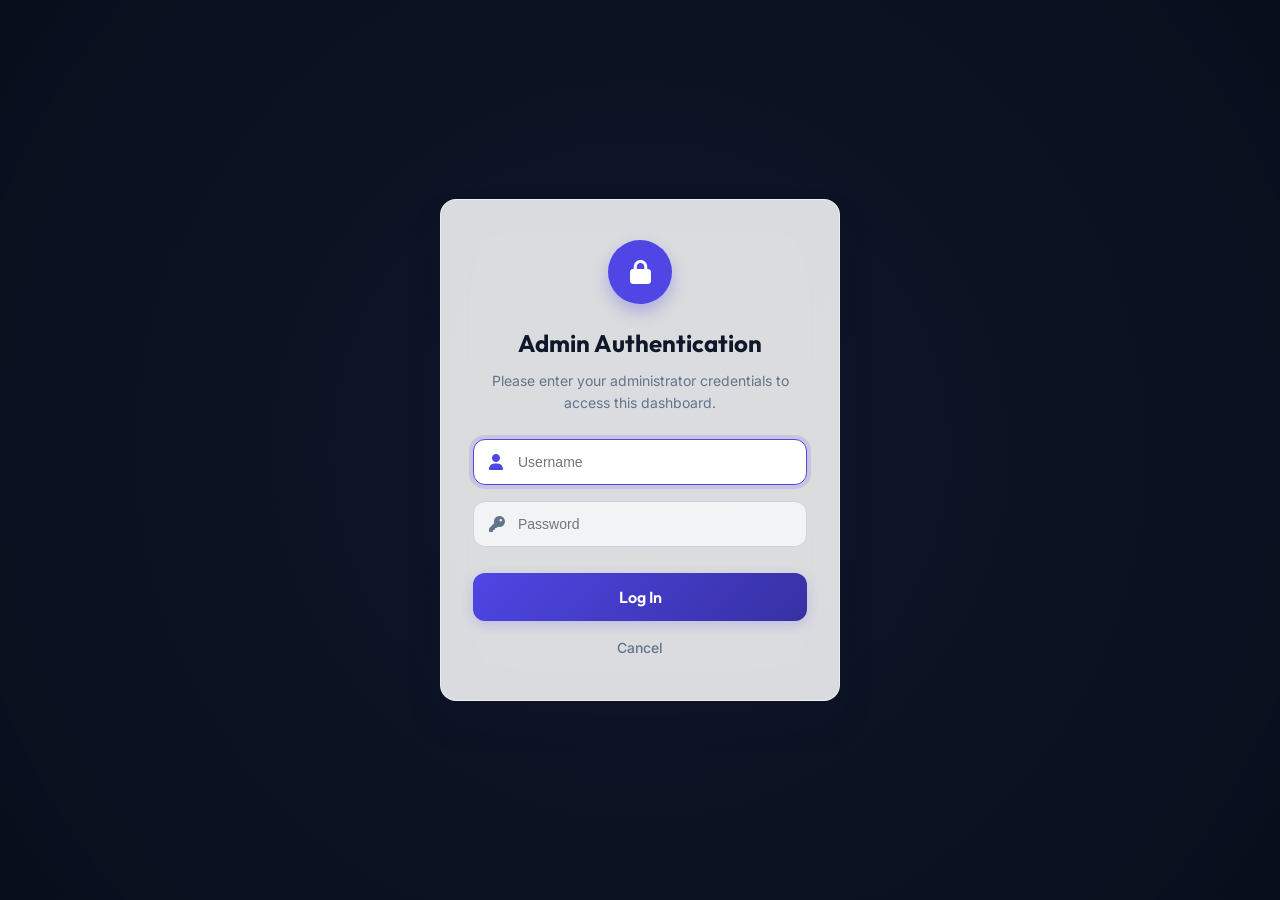
<file: inventory.html>
<!doctype html>
<html lang="en">
<head>
  <meta charset="utf-8" />
  <meta name="viewport" content="width=device-width,initial-scale=1" />
  <title>Inventory Control — BANGLADESH PAINTS &amp; HARDWARE</title>
  <meta name="description" content="Real-time inventory management: add stock, track movements, and view top revenue products." />
  <link rel="stylesheet" href="https://cdnjs.cloudflare.com/ajax/libs/font-awesome/6.4.0/css/all.min.css">
  <link rel="stylesheet" href="styles.css">
  <script src="auth.js"></script>
  <style>
    table { width:100%; border-collapse:collapse; font-size:13px; }
    th {
      background:rgba(255,255,255,.04); padding:12px 14px; text-align:left;
      font-size:11px; text-transform:uppercase; letter-spacing:.06em;
      color:var(--text-muted); white-space:nowrap;
    }
    td { padding:11px 14px; border-bottom:1px solid rgba(255,255,255,.05); vertical-align:middle; }
    tr:last-child td { border-bottom:none; }
    tr:hover td { background:rgba(255,255,255,.025); }

    /* Add stock inline form */
    .stock-add-form {
      display:none; background:rgba(16,185,129,.07);
      border:1.5px solid rgba(16,185,129,.2); border-radius:var(--radius-md);
      padding:14px 16px; margin-top:8px; gap:10px; align-items:center; flex-wrap:wrap;
    }
    .stock-add-form.open { display:flex; }
    .stock-add-form input[type="number"],
    .stock-add-form input[type="text"] {
      padding:8px 12px; border-radius:var(--radius-md);
      border:1.5px solid rgba(16,185,129,.3); background:rgba(16,185,129,.05);
      color:var(--text); font-size:13px; outline:none; transition:border-color .2s;
    }
    .stock-add-form input:focus { border-color:#10b981; }
    .stock-add-form input[type="number"] { width:90px; }
    .stock-add-form input[type="text"]   { flex:1; min-width:140px; }

    .btn-add-stock {
      padding:6px 14px; border-radius:var(--radius-md); font-size:12px;
      font-family:var(--font-heading); font-weight:700; cursor:pointer;
      border:none; background:#10b981; color:#fff;
      transition:all .2s; display:inline-flex; align-items:center; gap:5px;
    }
    .btn-add-stock:hover { background:#059669; transform:translateY(-1px); }
    .btn-toggle-add {
      padding:5px 12px; border-radius:var(--radius-md); font-size:11px;
      font-weight:700; cursor:pointer; border:1.5px solid rgba(16,185,129,.4);
      background:rgba(16,185,129,.1); color:#6ee7b7; transition:all .2s;
      display:inline-flex; align-items:center; gap:4px;
    }
    .btn-toggle-add:hover { background:rgba(16,185,129,.2); }

    /* Stock bar */
    .stock-bar  { height:8px; background:rgba(255,255,255,.08); border-radius:4px; width:90px; overflow:hidden; }
    .stock-fill { height:100%; border-radius:4px; transition:width .5s ease; }
    .stock-fill.high    { background:linear-gradient(90deg,#10b981,#34d399); }
    .stock-fill.medium  { background:linear-gradient(90deg,#f59e0b,#fbbf24); }
    .stock-fill.critical{ background:linear-gradient(90deg,#ef4444,#f87171); }

    /* Revenue Table */
    .rank-medal { font-size:18px; }
    .revenue-bar-wrap { width:120px; height:8px; background:rgba(255,255,255,.08); border-radius:4px; overflow:hidden; }
    .revenue-bar { height:100%; border-radius:4px; background:linear-gradient(90deg,#4f46e5,#8b5cf6); }
    .empty-state { text-align:center; padding:40px; color:var(--text-muted); }
    .empty-state i { font-size:36px; margin-bottom:12px; display:block; opacity:.3; }
  </style>
</head>
<body>
  <header class="site-header">
    <div class="container header-row">
      <div class="brand">
        <div class="logo"><i class="fa-solid fa-layer-group"></i></div>
        <div>
          <h1>BANGLADESH PAINTS &amp; HARDWARE</h1>
          <p class="tagline">Database-focused supply management for stores &amp; contractors</p>
        </div>
      </div>
      <nav class="top-nav">
        <a href="index.html"><i class="fa-solid fa-house"></i> Home</a>
        <a href="customer.html"><i class="fa-solid fa-shop"></i> Customer Store</a>
        <a href="products.html"><i class="fa-solid fa-gears"></i> Admin Panel</a>
        <a href="paint-shades.html"><i class="fa-solid fa-palette"></i> Paint Shades</a>
        <a href="inventory.html" class="active"><i class="fa-solid fa-warehouse"></i> Inventory</a>
        <a href="reports.html"><i class="fa-solid fa-chart-line"></i> Reports</a>
      </nav>
    </div>
  </header>

  <main class="container">
    <section class="page-hero card">
      <h2><i class="fa-solid fa-warehouse" style="color:var(--primary);"></i> Inventory Control Center</h2>
      <p>Real-time stock monitoring, add stock per item, movement history, and top revenue analytics.</p>
    </section>

    <!-- Metric Cards -->
    <section class="metrics-grid">
      <div class="metric-card healthy">
        <div class="metric-icon"><i class="fa-solid fa-cubes"></i></div>
        <div><div class="metric-value" id="metric-total-units">0</div><div class="metric-label">Total Units</div></div>
      </div>
      <div class="metric-card caution">
        <div class="metric-icon"><i class="fa-solid fa-triangle-exclamation"></i></div>
        <div><div class="metric-value" id="metric-low-stock">0</div><div class="metric-label">Low Stock Items</div></div>
      </div>
      <div class="metric-card danger">
        <div class="metric-icon"><i class="fa-solid fa-circle-xmark"></i></div>
        <div><div class="metric-value" id="metric-out-stock">0</div><div class="metric-label">Out of Stock</div></div>
      </div>
      <div class="metric-card healthy">
        <div class="metric-icon"><i class="fa-solid fa-arrows-rotate"></i></div>
        <div><div class="metric-value" id="metric-movements">0</div><div class="metric-label">Movements Today</div></div>
      </div>
    </section>

    <!-- Live Stock + Add Stock -->
    <section class="products-table card">
      <div style="display:flex;align-items:center;justify-content:space-between;margin-bottom:16px;flex-wrap:wrap;gap:10px;">
        <h3 style="font-family:var(--font-heading);">
          <i class="fa-solid fa-list-check" style="color:var(--primary);"></i> Live Stock Status
          <span style="font-size:12px;color:var(--text-muted);font-weight:400;margin-left:8px;">
            — click <strong style="color:#10b981;">+ Add Stock</strong> on any row
          </span>
        </h3>
        <button class="cta ghost" style="font-size:12px;" onclick="initInventory()">
          <i class="fa-solid fa-arrows-rotate"></i> Refresh
        </button>
      </div>
      <div style="overflow-x:auto;">
        <table>
          <thead>
            <tr>
              <th><i class="fa-solid fa-tag"></i> Product</th>
              <th><i class="fa-solid fa-barcode"></i> SKU</th>
              <th><i class="fa-solid fa-layer-group"></i> Category</th>
              <th><i class="fa-solid fa-cubes"></i> Stock</th>
              <th><i class="fa-solid fa-shield-halved"></i> Safety</th>
              <th><i class="fa-solid fa-bars-progress"></i> Fill</th>
              <th><i class="fa-solid fa-circle-info"></i> Status</th>
              <th><i class="fa-solid fa-plus-circle"></i> Add Stock</th>
            </tr>
          </thead>
          <tbody id="stockBody"></tbody>
        </table>
      </div>
    </section>

    <!-- Top Revenue Products -->
    <section class="products-table card">
      <div style="display:flex;align-items:center;justify-content:space-between;margin-bottom:16px;flex-wrap:wrap;gap:10px;">
        <h3 style="font-family:var(--font-heading);">
          <i class="fa-solid fa-trophy" style="color:#eab308;"></i> Top Revenue Products
          <span style="font-size:12px;color:var(--text-muted);font-weight:400;margin-left:8px;">— Last 30 Days</span>
        </h3>
        <button class="cta ghost" style="font-size:12px;" onclick="loadTopRevenue()">
          <i class="fa-solid fa-arrows-rotate"></i> Refresh
        </button>
      </div>
      <div style="overflow-x:auto;">
        <table>
          <thead>
            <tr>
              <th style="width:40px;">Rank</th>
              <th><i class="fa-solid fa-tag"></i> Product</th>
              <th><i class="fa-solid fa-layer-group"></i> Category</th>
              <th><i class="fa-solid fa-cubes"></i> Qty Sold</th>
              <th><i class="fa-solid fa-bangladeshi-taka-sign"></i> Revenue</th>
              <th style="width:130px;">Revenue Share</th>
            </tr>
          </thead>
          <tbody id="revenueBody">
            <tr><td colspan="6"><div class="empty-state">
              <i class="fa-solid fa-spinner fa-spin"></i>
              <p>Loading revenue data…</p>
            </div></td></tr>
          </tbody>
        </table>
      </div>
    </section>

    <!-- Movement Logs -->
    <section class="products-table card">
      <h3 style="font-family:var(--font-heading);margin-bottom:16px;">
        <i class="fa-solid fa-clock-rotate-left" style="color:var(--primary);"></i> Recent Stock Movements (FIFO)
      </h3>
      <div style="overflow-x:auto;">
        <table>
          <thead>
            <tr>
              <th><i class="fa-solid fa-calendar"></i> Date</th>
              <th><i class="fa-solid fa-tag"></i> Product</th>
              <th><i class="fa-solid fa-right-left"></i> Type</th>
              <th><i class="fa-solid fa-cubes"></i> Qty</th>
              <th><i class="fa-solid fa-comment"></i> Notes</th>
            </tr>
          </thead>
          <tbody id="logsBody"></tbody>
        </table>
      </div>
    </section>

    <section class="card action-section">
      <a href="products.html" class="cta ghost"><i class="fa-solid fa-arrow-left"></i> Back to Admin Panel</a>
    </section>
  </main>

  <footer class="site-footer">
    <div class="container footer-row card">
      <div>© <span id="year"></span> BANGLADESH PAINTS &amp; HARDWARE</div>
      <div class="footer-links"><i class="fa-solid fa-warehouse"></i> Inventory management center</div>
    </div>
  </footer>

  <script>
    document.getElementById('year').textContent = new Date().getFullYear();

    // ── Toggle Add Stock Form ───────────────────────────
    function toggleAddStock(productId) {
      const form = document.getElementById('addStockForm-' + productId);
      if (!form) return;
      const isOpen = form.classList.contains('open');
      // Close all others
      document.querySelectorAll('.stock-add-form').forEach(f => f.classList.remove('open'));
      if (!isOpen) form.classList.add('open');
    }

    // ── Submit Add Stock ────────────────────────────────
    async function submitAddStock(productId) {
      const qtyEl  = document.getElementById('qty-' + productId);
      const noteEl = document.getElementById('note-' + productId);
      const qty    = parseInt(qtyEl.value);
      const notes  = noteEl.value.trim() || 'Manual stock addition by admin';

      if (!qty || qty <= 0) { alert('Enter a valid quantity > 0.'); return; }

      const btn = document.getElementById('savebtn-' + productId);
      btn.disabled = true; btn.innerHTML = '<i class="fa-solid fa-spinner fa-spin"></i>';

      try {
        const res  = await fetch('api/inventory.php', {
          method: 'POST',
          headers: { 'Content-Type': 'application/json' },
          body: JSON.stringify({ product_id: productId, quantity: qty, notes })
        });
        const data = await res.json();
        if (res.ok && data.success) {
          // Update stock cell immediately
          const stockCell = document.getElementById('stockCell-' + productId);
          if (stockCell) stockCell.textContent = data.new_stock_qty;

          // Close form
          document.getElementById('addStockForm-' + productId).classList.remove('open');
          qtyEl.value = '';
          noteEl.value = '';

          // Show mini success feedback
          const row = document.getElementById('stockRow-' + productId);
          if (row) {
            row.style.background = 'rgba(16,185,129,.1)';
            setTimeout(() => { row.style.background = ''; }, 1500);
          }
          // Refresh after short delay
          setTimeout(initInventory, 800);
        } else {
          alert('Error: ' + (data.error || 'Unknown'));
        }
      } catch (e) {
        alert('Network error: ' + e.message);
      } finally {
        btn.disabled = false; btn.innerHTML = '<i class="fa-solid fa-plus"></i> Add';
      }
    }

    // ── Load Top Revenue ────────────────────────────────
    async function loadTopRevenue() {
      const tbody = document.getElementById('revenueBody');
      tbody.innerHTML = `<tr><td colspan="6"><div class="empty-state">
        <i class="fa-solid fa-spinner fa-spin"></i><p>Loading…</p>
      </div></td></tr>`;

      try {
        const res  = await fetch('api/inventory.php?top_revenue=1');
        const data = await res.json();

        if (!Array.isArray(data) || data.length === 0) {
          tbody.innerHTML = `<tr><td colspan="6"><div class="empty-state">
            <i class="fa-solid fa-chart-bar"></i>
            <p>No revenue data for the last 30 days.<br>
            <span style="font-size:12px;">Place some orders to see top products here.</span></p>
          </div></td></tr>`;
          return;
        }

        const maxRev = Math.max(...data.map(r => +r.total_revenue));
        const medals = ['🥇','🥈','🥉'];

        tbody.innerHTML = data.map((r, i) => {
          const pct = maxRev > 0 ? Math.round((+r.total_revenue / maxRev) * 100) : 0;
          return `<tr>
            <td style="text-align:center;font-size:18px;">${medals[i] || `<strong style="color:var(--text-muted);">#${i+1}</strong>`}</td>
            <td>
              <strong>${r.product_name}</strong>
              <div style="font-size:11px;color:var(--text-muted);">SKU: ${r.sku}</div>
            </td>
            <td><span class="badge" style="font-size:11px;padding:3px 8px;">${r.category}</span></td>
            <td style="font-weight:700;">${r.total_qty_sold}</td>
            <td style="font-weight:800;color:var(--primary);">৳${(+r.total_revenue).toLocaleString()}</td>
            <td>
              <div class="revenue-bar-wrap">
                <div class="revenue-bar" style="width:${pct}%;"></div>
              </div>
              <div style="font-size:10px;color:var(--text-muted);margin-top:2px;">${pct}% of top</div>
            </td>
          </tr>`;
        }).join('');
      } catch (e) {
        tbody.innerHTML = `<tr><td colspan="6" style="color:#fca5a5;text-align:center;padding:24px;">
          Error: ${e.message}
        </td></tr>`;
      }
    }

    // ── Main Init ───────────────────────────────────────
    async function initInventory() {
      try {
        const stockRes  = await fetch('api/inventory.php');
        const stockData = await stockRes.json();

        let totalUnits = 0, lowStockCount = 0, outStockCount = 0;
        const sBody = document.getElementById('stockBody');
        sBody.innerHTML = '';

        stockData.forEach(p => {
          totalUnits += parseInt(p.stock) || 0;
          const safety = parseInt(p.safety_level) || 0;
          const stock  = parseInt(p.stock) || 0;
          let fillPct  = 100;
          if (safety > 0 && stock < safety * 2) {
            fillPct = Math.max(0, Math.min(100, Math.round((stock / (safety * 2)) * 100)));
          }
          if (stock === 0) fillPct = 0;

          let fillClass = 'high';
          let badge     = '<span class="badge in-stock"><i class="fa-solid fa-circle-check"></i> In Stock</span>';

          if (stock === 0) {
            fillClass = 'critical';
            badge = '<span class="badge out-stock"><i class="fa-solid fa-circle-xmark"></i> Out of Stock</span>';
            outStockCount++;
          } else if (stock <= safety) {
            fillClass = 'medium';
            badge = '<span class="badge low-stock"><i class="fa-solid fa-triangle-exclamation"></i> Low Stock</span>';
            lowStockCount++;
          }

          sBody.innerHTML += `
            <tr id="stockRow-${p.product_id}" style="transition:background .4s;">
              <td><strong>${p.product_name}</strong></td>
              <td style="font-size:12px;color:var(--text-muted);">${p.sku}</td>
              <td><span class="badge" style="font-size:11px;padding:3px 8px;">${p.category}</span></td>
              <td><strong id="stockCell-${p.product_id}">${p.stock}</strong></td>
              <td>${p.safety_level}</td>
              <td>
                <div class="stock-bar">
                  <div class="stock-fill ${fillClass}" style="width:${fillPct}%;"></div>
                </div>
              </td>
              <td>${badge}</td>
              <td>
                <button class="btn-toggle-add" onclick="toggleAddStock(${p.product_id})">
                  <i class="fa-solid fa-plus"></i> Add Stock
                </button>
                <div class="stock-add-form" id="addStockForm-${p.product_id}">
                  <input type="number" id="qty-${p.product_id}" 
                         placeholder="Qty" min="1" step="1" 
                         onkeydown="if(event.key==='Enter') submitAddStock(${p.product_id})" />
                  <input type="text" id="note-${p.product_id}" 
                         placeholder="Note (e.g. Supplier RS-001)" 
                         onkeydown="if(event.key==='Enter') submitAddStock(${p.product_id})" />
                  <button class="btn-add-stock" id="savebtn-${p.product_id}" 
                          onclick="submitAddStock(${p.product_id})">
                    <i class="fa-solid fa-plus"></i> Add
                  </button>
                  <button class="btn-toggle-add" onclick="toggleAddStock(${p.product_id})" 
                          style="border-color:rgba(239,68,68,.3);color:#fca5a5;">
                    <i class="fa-solid fa-times"></i>
                  </button>
                </div>
              </td>
            </tr>`;
        });

        document.getElementById('metric-total-units').textContent = totalUnits;
        document.getElementById('metric-low-stock').textContent   = lowStockCount;
        document.getElementById('metric-out-stock').textContent   = outStockCount;

        // Load logs
        const logRes  = await fetch('api/inventory.php?logs=1');
        const logData = await logRes.json();
        const lBody   = document.getElementById('logsBody');
        lBody.innerHTML = '';

        // Count today's movements
        const today = new Date().toISOString().split('T')[0];
        const todayCount = (logData || []).filter(l => l.movement_date && l.movement_date.startsWith(today)).length;
        document.getElementById('metric-movements').textContent = todayCount;

        (logData || []).forEach(l => {
          const mDate    = l.movement_date ? l.movement_date.split(' ')[0] : '—';
          const typeBadge = l.movement_type === 'IN'
            ? '<span class="badge in-stock"><i class="fa-solid fa-arrow-down"></i> IN</span>'
            : '<span class="badge out-stock"><i class="fa-solid fa-arrow-up"></i> OUT</span>';
          const qtyFormat = l.movement_type === 'IN' ? `+${l.quantity}` : `-${l.quantity}`;
          lBody.innerHTML += `<tr>
            <td>${mDate}</td>
            <td><strong>${l.product_name}</strong><div style="font-size:11px;color:var(--text-muted);">${l.sku}</div></td>
            <td>${typeBadge}</td>
            <td style="font-weight:700;">${qtyFormat}</td>
            <td style="font-size:12px;color:var(--text-muted);">${l.notes || '—'}</td>
          </tr>`;
        });

      } catch (err) {
        console.error('Inventory load error:', err);
        document.getElementById('stockBody').innerHTML =
          `<tr><td colspan="8" style="color:#fca5a5;text-align:center;padding:24px;">
            Error loading inventory: ${err.message}
          </td></tr>`;
      }
    }

    initInventory();
    loadTopRevenue();
  </script>
</body>
</html>
</file>
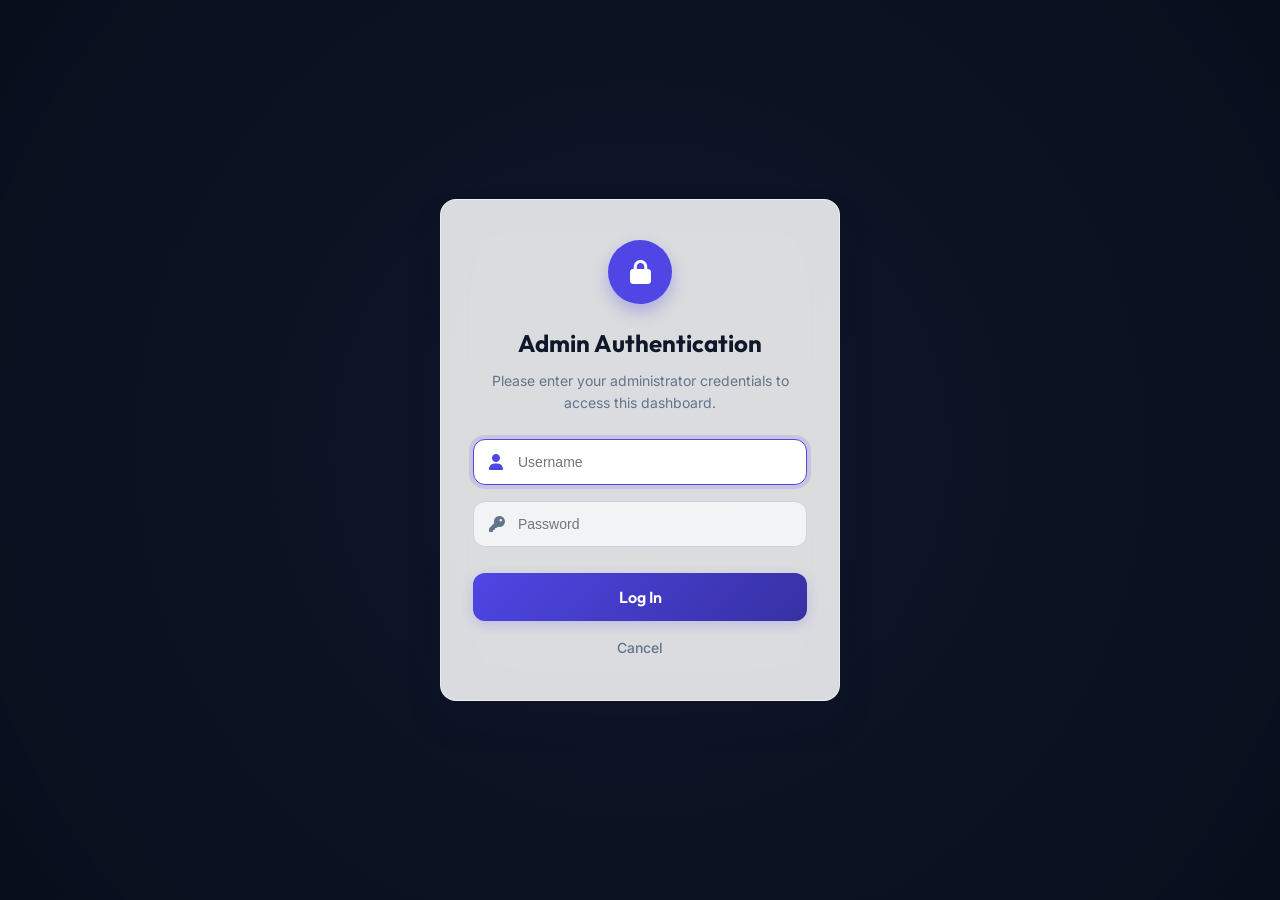
<file: paint-shades.html>
<!doctype html>
<html lang="en">
<head>
  <meta charset="utf-8" />
  <meta name="viewport" content="width=device-width,initial-scale=1" />
  <title>Paint Shades & Formulas — BANGLADESH PAINTS & HARDWARE</title>
  <link rel="stylesheet" href="https://cdnjs.cloudflare.com/ajax/libs/font-awesome/6.4.0/css/all.min.css">
  <link rel="stylesheet" href="styles.css">
  <script src="auth.js"></script>
  <style>
    .texture-badge{display:inline-block;padding:4px 10px;border-radius:30px;font-size:11px;font-weight:600;background:#f1f5f9;color:var(--text-muted);border:1px solid #e2e8f0;margin-right:6px;margin-top:4px;}
  </style>
</head>
<body>
  <header class="site-header">
    <div class="container header-row">
      <div class="brand">
        <div class="logo"><i class="fa-solid fa-layer-group"></i></div>
        <div>
          <h1>BANGLADESH PAINTS & HARDWARE</h1>
          <p class="tagline">Database-focused supply management for stores & contractors</p>
        </div>
      </div>
      <nav class="top-nav">
        <a href="index.html"><i class="fa-solid fa-house"></i> Home</a>
        <a href="customer.html"><i class="fa-solid fa-shop"></i> Customer Store</a>
        <a href="products.html"><i class="fa-solid fa-boxes-stacked"></i> Products</a>
        <a href="paint-shades.html" class="active"><i class="fa-solid fa-palette"></i> Paint Shades</a>
        <a href="inventory.html"><i class="fa-solid fa-warehouse"></i> Inventory</a>
        <a href="reports.html"><i class="fa-solid fa-chart-line"></i> Reports</a>
      </nav>
    </div>
  </header>

  <main class="container">
    <section class="page-hero card">
      <h2><i class="fa-solid fa-palette" style="color:var(--primary);"></i> Paint Formulas Database</h2>
      <p>105 shade formulas across Synthetic, Acrylic, Coat, and Steel categories</p>
      <div class="search-filter">
        <div style="position:relative;flex:1;display:flex;align-items:center;">
          <i class="fa-solid fa-magnifying-glass" style="position:absolute;left:16px;color:var(--text-muted);"></i>
          <input type="text" id="shadeSearch" placeholder="Search shade name or code..." class="search-box-input" style="padding-left:44px;width:100%;"/>
        </div>
        <div style="position:relative;display:flex;align-items:center;">
          <i class="fa-solid fa-filter" style="position:absolute;left:16px;color:var(--text-muted);pointer-events:none;"></i>
          <select id="finishFilter" class="filter-select" style="padding-left:44px;">
            <option value="">All Categories</option>
            <option value="Synthetic">Synthetic</option>
            <option value="Acrylic">Acrylic</option>
            <option value="Coat">Protective Coat</option>
            <option value="Steel">Steel Metallic</option>
          </select>
        </div>
      </div>
      <div style="margin-top:12px;font-size:13px;color:var(--text-muted);" id="counterText"></div>
    </section>

    <section class="shades-showcase" id="shadesGrid"></section>

    <section class="card action-section">
      <a href="index.html" class="cta ghost"><i class="fa-solid fa-arrow-left"></i> Back to Home</a>
    </section>
  </main>

  <footer class="site-footer">
    <div class="container footer-row card">
      <div>© <span id="year"></span> BANGLADESH PAINTS & HARDWARE</div>
      <div class="footer-links"><i class="fa-solid fa-palette"></i> Paint formulas & shade database</div>
    </div>
  </footer>

  <script>
    document.getElementById('year').textContent=new Date().getFullYear();

    let allShades = [];
    const searchEl=document.getElementById('shadeSearch');
    const filterEl=document.getElementById('finishFilter');
    searchEl.addEventListener('input',render);
    filterEl.addEventListener('change',render);

    async function initShades() {
      try {
        const res = await fetch('api/shades.php');
        if (res.ok) {
          allShades = await res.json();
          render();
        }
      } catch (err) {
        console.error('Error fetching shades:', err);
      }
    }
    
    initShades();

    function render(){
      const grid=document.getElementById('shadesGrid');grid.innerHTML='';
      const q=searchEl.value.toLowerCase(),f=filterEl.value;
      const filtered=allShades.filter(s=>(!q||s.name.toLowerCase().includes(q)||s.code.toLowerCase().includes(q))&&(!f||s.cat===f));
      document.getElementById('counterText').innerHTML='Showing <strong>'+filtered.length+'</strong> of <strong>'+allShades.length+'</strong> formulas';
      filtered.forEach(s=>{
        const specs=s.specs.map(t=>'<span class="texture-badge">'+t+'</span>').join('');
        const card=document.createElement('div');card.className='shade-detail-card card';
        card.innerHTML=`<div class="shade-detail-visual" style="background:${s.rgb};"></div>
        <div class="shade-detail-info">
          <div style="display:flex;justify-content:space-between;align-items:start;"><h3>${s.name}</h3><span class="badge healthy" style="font-size:10px;background:rgba(79,70,229,0.08);color:var(--primary);">${s.cat}</span></div>
          <span class="shade-code"><i class="fa-solid fa-microchip"></i> ${s.id} | ${s.code}</span>
          <div class="formula-group"><strong><i class="fa-solid fa-fill-drip"></i> Base Mix:</strong><div class="formula-item">${s.mix}</div></div>
          <div class="formula-group"><strong><i class="fa-solid fa-circle-half-stroke"></i> Finish:</strong><div class="formula-item">${s.finish}</div></div>
          <div class="formula-group"><strong><i class="fa-solid fa-shield"></i> Specs:</strong><div>${specs}</div></div>
        </div>`;
        grid.appendChild(card);
      });
      if(filtered.length===0) grid.innerHTML='<div class="card" style="text-align:center;color:var(--text-muted);padding:40px;">No formulas found.</div>';
    }
  </script>
</body>
</html>
</file>
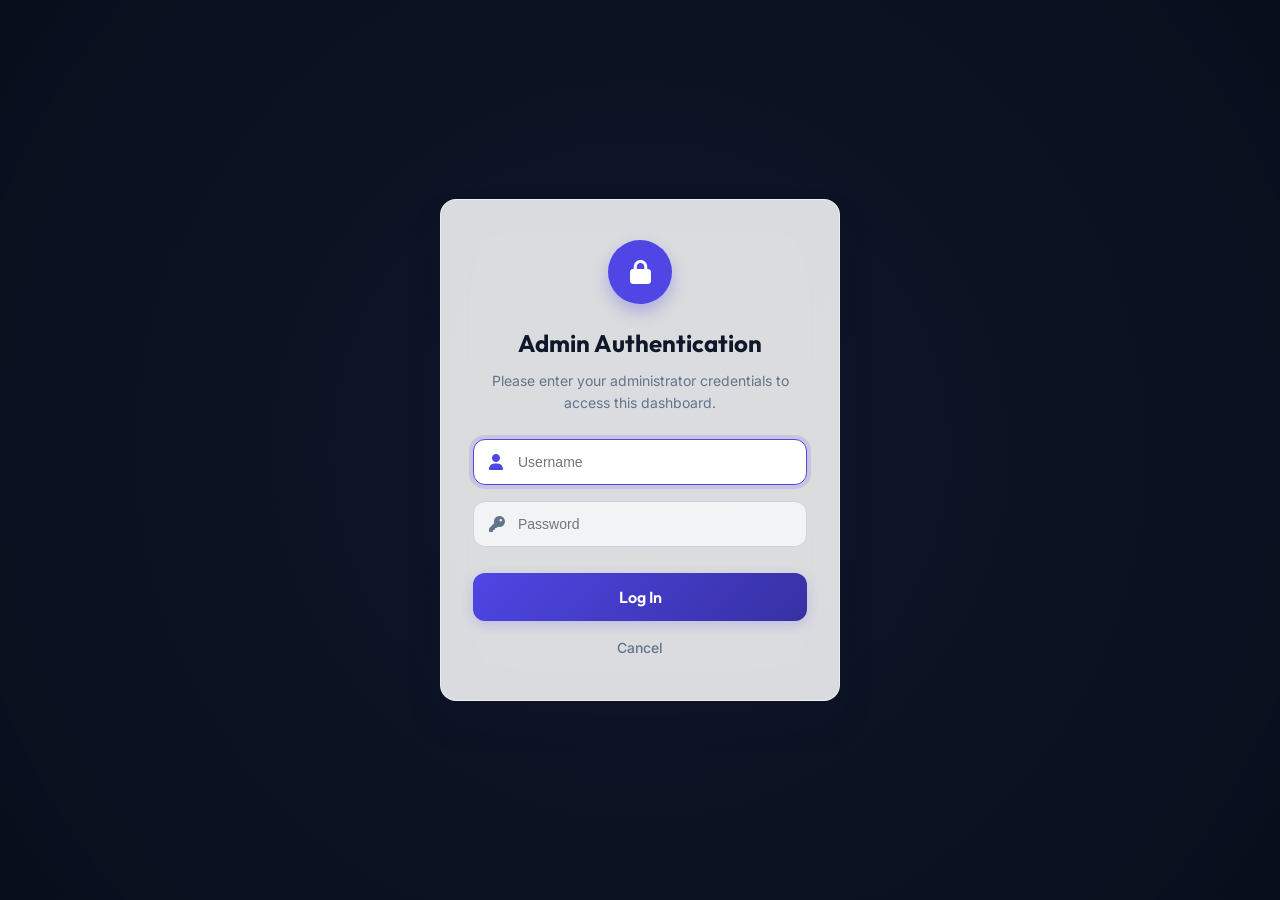
<file: products.html>
<!doctype html>
<html lang="en">
<head>
  <meta charset="utf-8" />
  <meta name="viewport" content="width=device-width,initial-scale=1" />
  <title>Admin Panel — BANGLADESH PAINTS &amp; HARDWARE</title>
  <meta name="description" content="Admin dashboard: manage orders, search customers, monitor products and inventory." />
  <link rel="stylesheet" href="https://cdnjs.cloudflare.com/ajax/libs/font-awesome/6.4.0/css/all.min.css">
  <link rel="stylesheet" href="styles.css">
  <script src="auth.js"></script>
  <style>
    /* ── Admin Tabs ─────────────────────────────────────── */
    .admin-tab-bar {
      display:flex; gap:6px; flex-wrap:wrap; margin-bottom:24px;
      background:rgba(255,255,255,.03); padding:8px; border-radius:var(--radius-lg);
      border:1.5px solid rgba(255,255,255,.07);
    }
    .admin-tab {
      padding:11px 20px; border-radius:var(--radius-md); cursor:pointer;
      font-family:var(--font-heading); font-weight:700; font-size:13px;
      color:var(--text-muted); transition:all .22s; display:flex; align-items:center;
      gap:8px; flex:1; justify-content:center; text-align:center;
    }
    .admin-tab.active { background:var(--primary); color:#fff; box-shadow:0 4px 16px rgba(79,70,229,.35); }
    .admin-tab:hover:not(.active) { background:rgba(255,255,255,.06); color:var(--text); }

    /* ── Search & Filter Bars ──────────────────────────── */
    .admin-search-bar {
      display:flex; gap:10px; align-items:center; flex-wrap:wrap; margin-bottom:20px;
      padding:16px 20px; background:rgba(255,255,255,.03);
      border:1.5px solid rgba(255,255,255,.08); border-radius:var(--radius-lg);
    }
    .admin-search-bar input, .admin-search-bar select {
      padding:10px 14px; border-radius:var(--radius-md); font-size:13px;
      border:1.5px solid rgba(255,255,255,.12); background:rgba(255,255,255,.06);
      color:var(--text); outline:none; transition:border-color .2s;
    }
    .admin-search-bar input:focus, .admin-search-bar select:focus {
      border-color:var(--primary);
    }
    .admin-search-bar input { flex:1; min-width:200px; }

    /* ── Customer History Cards ─────────────────────────── */
    .customer-result-header {
      background:linear-gradient(135deg,rgba(79,70,229,.12),rgba(139,92,246,.08));
      border:1.5px solid rgba(79,70,229,.2); border-radius:var(--radius-lg);
      padding:20px 24px; margin-bottom:16px; display:flex;
      align-items:center; gap:16px; flex-wrap:wrap;
    }
    .customer-avatar {
      width:52px; height:52px; border-radius:50%;
      background:linear-gradient(135deg,#4f46e5,#8b5cf6);
      display:flex; align-items:center; justify-content:center;
      font-size:22px; color:#fff; font-weight:800; font-family:var(--font-heading);
      flex-shrink:0;
    }

    /* ── Order Action Buttons ───────────────────────────── */
    .action-btn {
      padding:6px 14px; border-radius:var(--radius-md); font-size:12px;
      font-family:var(--font-heading); font-weight:700; cursor:pointer; border:none;
      transition:all .2s; display:inline-flex; align-items:center; gap:5px;
    }
    .btn-accept  { background:#10b981; color:#fff; }
    .btn-accept:hover  { background:#059669; transform:translateY(-1px); }
    .btn-deliver { background:#3b82f6; color:#fff; }
    .btn-deliver:hover { background:#2563eb; transform:translateY(-1px); }
    .btn-reject  { background:#ef4444; color:#fff; }
    .btn-reject:hover  { background:#dc2626; transform:translateY(-1px); }
    .btn-disabled{ background:rgba(255,255,255,.07); color:var(--text-muted); cursor:not-allowed; }

    /* ── Feedback Modal ─────────────────────────────────── */
    .modal-overlay {
      display:none; position:fixed; inset:0; background:rgba(0,0,0,.65);
      backdrop-filter:blur(8px); z-index:9999;
      align-items:center; justify-content:center;
    }
    .modal-box {
      background:var(--surface); border:1.5px solid rgba(239,68,68,.3);
      border-radius:var(--radius-xl); padding:36px 32px; max-width:440px;
      width:90%; box-shadow:0 30px 60px rgba(0,0,0,.5); animation:slideUp .3s ease;
    }
    @keyframes slideUp { from{transform:translateY(28px);opacity:0;} to{transform:translateY(0);opacity:1;} }
    .modal-box textarea {
      width:100%; margin-top:12px; padding:12px 14px; border-radius:var(--radius-md);
      border:1.5px solid rgba(239,68,68,.3); background:rgba(239,68,68,.05);
      color:var(--text); font-size:13px; resize:vertical; min-height:90px; box-sizing:border-box;
    }

    /* Status pills */
    .pill-placed      { background:rgba(99,102,241,.15); color:#a5b4fc; }
    .pill-processing  { background:rgba(16,185,129,.15); color:#6ee7b7; }
    .pill-shipped     { background:rgba(59,130,246,.15); color:#93c5fd; }
    .pill-delivered   { background:rgba(34,197,94,.15);  color:#86efac; }
    .pill-cancelled   { background:rgba(239,68,68,.15);  color:#fca5a5; }
    .status-pill {
      display:inline-flex; align-items:center; gap:5px;
      padding:4px 10px; border-radius:999px; font-size:11px;
      font-weight:700; font-family:var(--font-heading); white-space:nowrap;
    }

    /* Table tweaks */
    table { width:100%; border-collapse:collapse; font-size:13px; }
    th { background:rgba(255,255,255,.04); padding:12px 14px; text-align:left; font-size:11px;
         text-transform:uppercase; letter-spacing:.06em; color:var(--text-muted); white-space:nowrap; }
    td { padding:12px 14px; border-bottom:1px solid rgba(255,255,255,.05); vertical-align:middle; }
    tr:last-child td { border-bottom:none; }
    tr:hover td { background:rgba(255,255,255,.025); }

    /* Empty state */
    .empty-state {
      text-align:center; padding:48px; color:var(--text-muted);
    }
    .empty-state i { font-size:42px; margin-bottom:16px; display:block; opacity:.3; }

    /* Filter chip */
    .filter-chip {
      display:inline-flex; align-items:center; gap:6px;
      padding:6px 14px; border-radius:999px; font-size:12px; font-weight:600;
      cursor:pointer; border:1.5px solid rgba(255,255,255,.12);
      transition:all .18s; white-space:nowrap; background:rgba(255,255,255,.04);
      color:var(--text-muted);
    }
    .filter-chip.active { border-color:var(--primary); background:rgba(79,70,229,.15); color:#a5b4fc; }
    .filter-chips { display:flex; gap:8px; flex-wrap:wrap; }
  </style>
</head>
<body>
  <header class="site-header">
    <div class="container header-row">
      <div class="brand">
        <div class="logo"><i class="fa-solid fa-layer-group"></i></div>
        <div>
          <h1>BANGLADESH PAINTS &amp; HARDWARE</h1>
          <p class="tagline">Admin Control Panel</p>
        </div>
      </div>
      <nav class="top-nav">
        <a href="index.html"><i class="fa-solid fa-house"></i> Home</a>
        <a href="customer.html"><i class="fa-solid fa-shop"></i> Customer Portal</a>
        <a href="products.html" class="active"><i class="fa-solid fa-gears"></i> Admin Panel</a>
        <a href="inventory.html"><i class="fa-solid fa-warehouse"></i> Inventory</a>
        <a href="reports.html"><i class="fa-solid fa-chart-line"></i> Reports</a>
      </nav>
    </div>
  </header>

  <main class="container">
    <section class="page-hero card">
      <h2><i class="fa-solid fa-shield-halved" style="color:var(--primary);"></i> Admin Dashboard</h2>
      <p>Search customers, manage orders, accept/reject with feedback, and monitor all products.</p>
    </section>

    <!-- Admin Tab Bar -->
    <div class="admin-tab-bar">
      <div class="admin-tab active" id="atab-customers" onclick="switchAdminTab('customers')">
        <i class="fa-solid fa-users"></i> Customer Search
      </div>
      <div class="admin-tab" id="atab-orders" onclick="switchAdminTab('orders')">
        <i class="fa-solid fa-receipt"></i> Order Management
      </div>
      <div class="admin-tab" id="atab-products" onclick="switchAdminTab('products')">
        <i class="fa-solid fa-boxes-stacked"></i> Products
      </div>
    </div>

    <!-- ═══════════ TAB: Customer Search ═══════════ -->
    <div id="content-customers">
      <div class="admin-search-bar">
        <i class="fa-solid fa-magnifying-glass" style="color:var(--text-muted);"></i>
        <input type="text" id="custSearchInput"
               placeholder="Search customer name (e.g. Rahim)…"
               onkeydown="if(event.key==='Enter') searchCustomer()" />
        <button class="cta primary" onclick="searchCustomer()" id="custSearchBtn">
          <i class="fa-solid fa-search"></i> Search
        </button>
      </div>
      <div id="custResult">
        <div class="empty-state">
          <i class="fa-solid fa-user-magnifying-glass"></i>
          <p>Search for a customer above to see their order history.</p>
        </div>
      </div>
    </div>

    <!-- ═══════════ TAB: Order Management ═══════════ -->
    <div id="content-orders" style="display:none;">
      <div class="admin-search-bar" style="flex-wrap:wrap;gap:12px;">
        <div>
          <label style="font-size:11px;color:var(--text-muted);display:block;margin-bottom:4px;">Category</label>
          <select id="orderCatFilter" style="min-width:160px;" onchange="loadOrders()">
            <option value="all">All Categories</option>
            <option value="Paints">Paints</option>
            <option value="Hardware">Hardware</option>
            <option value="Iron">Iron &amp; Steel</option>
            <option value="Tools">Tools</option>
            <option value="Construction">Construction</option>
          </select>
        </div>
        <div>
          <label style="font-size:11px;color:var(--text-muted);display:block;margin-bottom:4px;">Time Range</label>
          <div class="filter-chips" id="dayChips">
            <div class="filter-chip active" data-days="0" onclick="setDays(0)">All Time</div>
            <div class="filter-chip" data-days="3"  onclick="setDays(3)">Last 3 Days</div>
            <div class="filter-chip" data-days="7"  onclick="setDays(7)">Last 7 Days</div>
            <div class="filter-chip" data-days="30" onclick="setDays(30)">Last Month</div>
          </div>
        </div>
        <button class="cta ghost" onclick="loadOrders()" style="align-self:flex-end;">
          <i class="fa-solid fa-arrows-rotate"></i> Refresh
        </button>
      </div>

      <div class="products-table card">
        <div style="overflow-x:auto;">
          <table>
            <thead>
              <tr>
                <th><i class="fa-solid fa-hashtag"></i> Order #</th>
                <th><i class="fa-solid fa-user"></i> Customer</th>
                <th><i class="fa-solid fa-calendar"></i> Date</th>
                <th><i class="fa-solid fa-bangladeshi-taka-sign"></i> Total</th>
                <th><i class="fa-solid fa-circle-info"></i> Status</th>
                <th><i class="fa-solid fa-bolt"></i> Actions</th>
              </tr>
            </thead>
            <tbody id="ordersBody">
              <tr><td colspan="6" class="empty-state" style="padding:40px;">
                <i class="fa-solid fa-spinner fa-spin" style="font-size:24px;margin-bottom:8px;display:block;"></i>
                Loading orders…
              </td></tr>
            </tbody>
          </table>
        </div>
      </div>
    </div>

    <!-- ═══════════ TAB: Products ═══════════ -->
    <div id="content-products" style="display:none;">
      <div class="admin-search-bar">
        <i class="fa-solid fa-magnifying-glass" style="color:var(--text-muted);"></i>
        <input type="text" id="searchInput" placeholder="Search product name or SKU…"
               oninput="filterProducts()" />
        <select id="categoryFilter" onchange="filterProducts()">
          <option value="">All Categories</option>
          <option value="paints">Paints</option>
          <option value="hardware">Hardware</option>
          <option value="iron">Iron &amp; Steel</option>
          <option value="tools">Tools</option>
          <option value="construction">Construction</option>
        </select>
      </div>
      <div class="products-table card">
        <div style="overflow-x:auto;">
          <table>
            <thead>
              <tr>
                <th><i class="fa-solid fa-tag"></i> Product Name</th>
                <th><i class="fa-solid fa-barcode"></i> SKU</th>
                <th><i class="fa-solid fa-layer-group"></i> Category</th>
                <th><i class="fa-solid fa-bangladeshi-taka-sign"></i> Price</th>
                <th><i class="fa-solid fa-cubes"></i> Stock</th>
                <th><i class="fa-solid fa-circle-info"></i> Status</th>
                <th><i class="fa-solid fa-plus-circle"></i> Add Stock</th>
              </tr>
            </thead>
            <tbody id="productsBody"></tbody>
          </table>
        </div>
      </div>
    </div>
  </main>

  <!-- Reject Feedback Modal -->
  <div class="modal-overlay" id="rejectModal">
    <div class="modal-box">
      <h3 style="font-family:var(--font-heading);font-size:18px;margin-bottom:6px;">
        <i class="fa-solid fa-ban" style="color:#ef4444;"></i> Reject Order
      </h3>
      <p style="font-size:13px;color:var(--text-muted);margin-bottom:4px;">
        Order: <strong id="rejectOrderNum" style="color:#fca5a5;"></strong>
      </p>
      <p style="font-size:13px;color:var(--text-muted);">Please provide a reason for rejection (sent to customer):</p>
      <textarea id="rejectFeedback" placeholder="e.g. Item out of stock, payment issue, delivery area not covered…"></textarea>
      <div style="display:flex;gap:10px;margin-top:16px;justify-content:flex-end;">
        <button class="action-btn btn-disabled" onclick="closeRejectModal()">
          <i class="fa-solid fa-times"></i> Cancel
        </button>
        <button class="action-btn btn-reject" onclick="confirmReject()">
          <i class="fa-solid fa-ban"></i> Confirm Reject
        </button>
      </div>
    </div>
  </div>

  <!-- Add Stock Modal -->
  <div class="modal-overlay" id="addStockModal">
    <div class="modal-box" style="border-color:rgba(16,185,129,.3);">
      <h3 style="font-family:var(--font-heading);font-size:18px;margin-bottom:6px;">
        <i class="fa-solid fa-plus-circle" style="color:#10b981;"></i> Add Stock
      </h3>
      <p style="font-size:13px;color:var(--text-muted);margin-bottom:16px;">
        Product: <strong id="addStockProductName" style="color:#6ee7b7;"></strong>
      </p>
      <div style="margin-bottom:12px;">
        <label style="font-size:12px;color:var(--text-muted);display:block;margin-bottom:6px;">Quantity to Add <span style="color:#ef4444;">*</span></label>
        <input type="number" id="addStockQty" min="1" step="1" placeholder="e.g. 50"
          onkeydown="if(event.key==='Enter') confirmAddStock()"
          style="width:100%;padding:10px 14px;border-radius:var(--radius-md);border:1.5px solid rgba(16,185,129,.3);background:rgba(16,185,129,.05);color:var(--text);font-size:14px;box-sizing:border-box;" />
      </div>
      <div style="margin-bottom:16px;">
        <label style="font-size:12px;color:var(--text-muted);display:block;margin-bottom:6px;">Note / Reference (optional)</label>
        <input type="text" id="addStockNote" placeholder="e.g. Supplier RS-2024, Restocking"
          onkeydown="if(event.key==='Enter') confirmAddStock()"
          style="width:100%;padding:10px 14px;border-radius:var(--radius-md);border:1.5px solid rgba(16,185,129,.3);background:rgba(16,185,129,.05);color:var(--text);font-size:13px;box-sizing:border-box;" />
      </div>
      <div style="display:flex;gap:10px;justify-content:flex-end;">
        <button class="action-btn btn-disabled" onclick="closeAddStockModal()">
          <i class="fa-solid fa-times"></i> Cancel
        </button>
        <button class="action-btn btn-accept" id="addStockConfirmBtn" onclick="confirmAddStock()">
          <i class="fa-solid fa-plus"></i> Add Stock
        </button>
      </div>
    </div>
  </div>

  <footer class="site-footer">
    <div class="container footer-row card">
      <div>© <span id="year"></span> BANGLADESH PAINTS &amp; HARDWARE</div>
      <div class="footer-links"><i class="fa-solid fa-database"></i> Admin management panel</div>
    </div>
  </footer>

  <script>
    document.getElementById('year').textContent = new Date().getFullYear();

    let currentDays     = 0;
    let pendingRejectId = null;

    // ── Tab Switching ────────────────────────────────────
    function switchAdminTab(tab) {
      ['customers','orders','products'].forEach(t => {
        document.getElementById('atab-' + t).classList.toggle('active', t === tab);
        document.getElementById('content-' + t).style.display = t === tab ? 'block' : 'none';
      });
      if (tab === 'products') loadProducts();
      if (tab === 'orders')   loadOrders();
    }

    // ── Status helpers ───────────────────────────────────
    function statusPill(s) {
      const map = {
        'Placed':     ['pill-placed',     'fa-clock',             'Placed'],
        'Processing': ['pill-processing', 'fa-circle-check',      'Accepted'],
        'Shipped':    ['pill-shipped',    'fa-truck-fast',        'Out for Delivery'],
        'Delivered':  ['pill-delivered',  'fa-house-circle-check','Delivered'],
        'Cancelled':  ['pill-cancelled',  'fa-ban',               'Cancelled'],
      };
      const [cls, icon, label] = map[s] || ['', 'fa-circle', s];
      return `<span class="status-pill ${cls}"><i class="fa-solid ${icon}"></i> ${label}</span>`;
    }

    function actionBtns(order) {
      const s = order.order_status;
      const oid = order.order_id;
      const onum = order.order_number;

      if (s === 'Placed') {
        return `
          <button class="action-btn btn-accept"  onclick="acceptOrder(${oid},'${onum}')">
            <i class="fa-solid fa-check"></i> Accept
          </button>
          <button class="action-btn btn-reject" onclick="openRejectModal(${oid},'${onum}')" style="margin-left:5px;">
            <i class="fa-solid fa-ban"></i> Reject
          </button>`;
      }
      if (s === 'Processing') {
        return `
          <button class="action-btn btn-deliver" onclick="deliverOrder(${oid},'${onum}')">
            <i class="fa-solid fa-truck-fast"></i> Mark Shipped
          </button>`;
      }
      if (s === 'Shipped') {
        return `
          <button class="action-btn btn-deliver" onclick="deliveredOrder(${oid},'${onum}')">
            <i class="fa-solid fa-house-circle-check"></i> Mark Delivered
          </button>`;
      }
      return `<span class="action-btn btn-disabled"><i class="fa-solid fa-lock"></i> ${s}</span>`;
    }

    // ── Order Actions ─────────────────────────────────────
    async function orderAction(orderId, status, feedback = null) {
      try {
        const body = { order_id: orderId, status };
        if (feedback) body.feedback = feedback;
        const res  = await fetch('api/orders.php', {
          method: 'PATCH',
          headers: { 'Content-Type': 'application/json' },
          body: JSON.stringify(body)
        });
        const data = await res.json();
        if (res.ok && data.success) {
          loadOrders();
          return true;
        } else {
          alert('Error: ' + (data.error || 'Unknown'));
          return false;
        }
      } catch (e) {
        alert('Network error: ' + e.message);
        return false;
      }
    }

    function acceptOrder(oid, onum) {
      if (!confirm(`Accept order ${onum}?\n\nNote: Stock will be deducted from inventory.`)) return;
      orderAction(oid, 'Processing');
    }
    function deliverOrder(oid, onum)   { orderAction(oid, 'Shipped'); }
    function deliveredOrder(oid, onum) { orderAction(oid, 'Delivered'); }

    // Reject modal
    function openRejectModal(oid, onum) {
      pendingRejectId = oid;
      document.getElementById('rejectOrderNum').textContent = onum;
      document.getElementById('rejectFeedback').value = '';
      document.getElementById('rejectModal').style.display = 'flex';
    }
    function closeRejectModal() {
      document.getElementById('rejectModal').style.display = 'none';
      pendingRejectId = null;
    }
    async function confirmReject() {
      const fb = document.getElementById('rejectFeedback').value.trim();
      if (!fb) { alert('Please enter a rejection reason.'); return; }
      const ok = await orderAction(pendingRejectId, 'Cancelled', fb);
      if (ok) closeRejectModal();
    }

    // ── Day Filter ────────────────────────────────────────
    function setDays(d) {
      currentDays = d;
      document.querySelectorAll('#dayChips .filter-chip').forEach(el => {
        el.classList.toggle('active', parseInt(el.dataset.days) === d);
      });
      loadOrders();
    }

    // ── Load Orders ───────────────────────────────────────
    async function loadOrders() {
      const cat  = document.getElementById('orderCatFilter').value;
      let url    = 'api/orders.php?admin=1';
      const params = [];
      if (currentDays > 0) params.push('days=' + currentDays);
      if (cat && cat !== 'all') params.push('category=' + encodeURIComponent(cat));
      if (params.length) url += '&' + params.join('&');

      const tbody = document.getElementById('ordersBody');
      tbody.innerHTML = `<tr><td colspan="6" style="text-align:center;padding:32px;color:var(--text-muted);">
        <i class="fa-solid fa-spinner fa-spin" style="font-size:22px;margin-bottom:8px;display:block;"></i> Loading…
      </td></tr>`;

      try {
        const res  = await fetch(url);
        const data = await res.json();
        if (!Array.isArray(data) || data.length === 0) {
          tbody.innerHTML = `<tr><td colspan="6"><div class="empty-state">
            <i class="fa-solid fa-inbox"></i>
            <p>No orders found for the selected filters.</p>
          </div></td></tr>`;
          return;
        }
        tbody.innerHTML = data.map(o => `
          <tr>
            <td><strong style="color:var(--primary);">${o.order_number}</strong></td>
            <td>
              <strong>${o.customer_name}</strong>
              <div style="font-size:11px;color:var(--text-muted);">${o.phone}</div>
            </td>
            <td style="white-space:nowrap;">${o.order_date ? o.order_date.split(' ')[0] : '—'}</td>
            <td style="font-weight:700;">৳${(+o.total_amount).toLocaleString()}</td>
            <td>${statusPill(o.order_status)}
              ${o.admin_feedback ? `<div style="font-size:10px;color:var(--text-muted);margin-top:3px;">
                <i class="fa-solid fa-comment-dots"></i> ${o.admin_feedback.substring(0,40)}…
              </div>` : ''}
            </td>
            <td style="white-space:nowrap;">${actionBtns(o)}</td>
          </tr>`).join('');
      } catch (e) {
        tbody.innerHTML = `<tr><td colspan="6" style="color:#fca5a5;text-align:center;padding:24px;">
          Error loading orders: ${e.message}
        </td></tr>`;
      }
    }

    // ── Customer Search ──────────────────────────────────
    async function searchCustomer() {
      const q = document.getElementById('custSearchInput').value.trim();
      if (!q) { alert('Enter a customer name to search.'); return; }

      const btn = document.getElementById('custSearchBtn');
      btn.disabled = true; btn.innerHTML = '<i class="fa-solid fa-spinner fa-spin"></i> Searching…';
      const el = document.getElementById('custResult');
      el.innerHTML = '';

      try {
        const res  = await fetch('api/orders.php?admin=1&customer=' + encodeURIComponent(q));
        const data = await res.json();

        if (!Array.isArray(data) || data.length === 0) {
          el.innerHTML = `<div class="empty-state">
            <i class="fa-solid fa-user-slash"></i>
            <p>No orders found for customer matching "<strong>${q}</strong>".</p>
          </div>`;
          return;
        }

        // Group by customer
        const customers = {};
        data.forEach(o => {
          const key = o.customer_name + '|' + o.phone;
          if (!customers[key]) {
            customers[key] = {
              name: o.customer_name, phone: o.phone,
              address: o.address, type: o.customer_type,
              orders: []
            };
          }
          customers[key].orders.push(o);
        });

        let html = '';
        Object.values(customers).forEach(cust => {
          const initials = cust.name.split(' ').map(w => w[0]).join('').substring(0, 2).toUpperCase();
          const totalSpend = cust.orders.reduce((s, o) => s + (+o.total_amount), 0);

          const orderRows = cust.orders.map(o => `
            <tr>
              <td><strong style="color:var(--primary);">${o.order_number}</strong></td>
              <td style="white-space:nowrap;">${o.order_date ? o.order_date.split(' ')[0] : '—'}</td>
              <td style="font-weight:700;">৳${(+o.total_amount).toLocaleString()}</td>
              <td>${statusPill(o.order_status)}</td>
              <td style="max-width:160px;font-size:11px;color:var(--text-muted);">
                ${o.admin_feedback || '—'}
              </td>
            </tr>`).join('');

          html += `
            <div class="customer-result-header">
              <div class="customer-avatar">${initials}</div>
              <div style="flex:1;">
                <div style="font-family:var(--font-heading);font-size:18px;font-weight:800;">${cust.name}</div>
                <div style="font-size:13px;color:var(--text-muted);">
                  <i class="fa-solid fa-phone"></i> ${cust.phone}
                  ${cust.address ? `&nbsp;|&nbsp;<i class="fa-solid fa-location-dot"></i> ${cust.address}` : ''}
                </div>
              </div>
              <div style="text-align:right;">
                <div style="font-size:11px;color:var(--text-muted);">${cust.type} · ${cust.orders.length} Orders</div>
                <div style="font-size:18px;font-weight:800;color:var(--primary);">৳${totalSpend.toLocaleString()}</div>
                <div style="font-size:11px;color:var(--text-muted);">Total Spend</div>
              </div>
            </div>
            <div class="products-table card" style="margin-bottom:24px;">
              <h4 style="font-family:var(--font-heading);font-size:13px;margin-bottom:14px;
                text-transform:uppercase;color:var(--text-muted);letter-spacing:.05em;">
                <i class="fa-solid fa-clock-rotate-left"></i> Order History (Oldest → Latest)
              </h4>
              <div style="overflow-x:auto;">
                <table>
                  <thead>
                    <tr>
                      <th>Order #</th><th>Date</th><th>Amount</th><th>Status</th><th>Feedback</th>
                    </tr>
                  </thead>
                  <tbody>${orderRows}</tbody>
                </table>
              </div>
            </div>`;
        });

        el.innerHTML = html;
      } catch (e) {
        el.innerHTML = `<div style="color:#fca5a5;text-align:center;padding:24px;">Error: ${e.message}</div>`;
      } finally {
        btn.disabled = false; btn.innerHTML = '<i class="fa-solid fa-search"></i> Search';
      }
    }

    async function loadProducts() {
      try {
        const res = await fetch('api/products.php');
        const products = await res.json();
        const tbody = document.getElementById('productsBody');
        tbody.innerHTML = '';
        products.forEach(p => {
          const badge = p.stock > 10
            ? `<span class="badge in-stock"><i class="fa-solid fa-circle-check"></i> In Stock</span>`
            : p.stock > 0
              ? `<span class="badge low-stock"><i class="fa-solid fa-triangle-exclamation"></i> Low Stock</span>`
              : `<span class="badge out-stock"><i class="fa-solid fa-circle-xmark"></i> Out of Stock</span>`;
          tbody.innerHTML += `<tr id="prow-${p.id}">
            <td><strong>${p.name}</strong></td>
            <td style="font-size:12px;color:var(--text-muted);">${p.sku}</td>
            <td>${p.category}</td>
            <td>৳${(+p.price).toLocaleString()}</td>
            <td><strong id="pstock-${p.id}">${p.stock}</strong></td>
            <td>${badge}</td>
            <td>
              <button class="action-btn btn-accept" style="font-size:11px;padding:5px 12px;"
                onclick="openAddStockModal(${p.id}, '${p.name.replace(/'/g, "\\'")}'  )">
                <i class="fa-solid fa-plus"></i> Add Stock
              </button>
            </td>
          </tr>`;
        });
      } catch (err) {
        console.error('Error fetching products:', err);
      }
    }

    function filterProducts() {
      const s = document.getElementById('searchInput').value.toLowerCase();
      const c = document.getElementById('categoryFilter').value.toLowerCase();
      document.querySelectorAll('#productsBody tr').forEach(r => {
        const name = r.cells[0]?.textContent.toLowerCase() || '';
        const sku  = r.cells[1]?.textContent.toLowerCase() || '';
        const cat  = r.cells[2]?.textContent.toLowerCase() || '';
        const ms = name.includes(s) || sku.includes(s);
        const mc = !c || (c === 'iron' ? cat.includes('iron') : cat.includes(c));
        r.style.display = ms && mc ? '' : 'none';
      });
    }

    // ── Add Stock Modal ────────────────────────────────────
    let _addStockProductId = null;

    function openAddStockModal(pid, name) {
      _addStockProductId = pid;
      document.getElementById('addStockProductName').textContent = name;
      document.getElementById('addStockQty').value = '';
      document.getElementById('addStockNote').value = '';
      document.getElementById('addStockModal').style.display = 'flex';
      setTimeout(() => document.getElementById('addStockQty').focus(), 100);
    }

    function closeAddStockModal() {
      document.getElementById('addStockModal').style.display = 'none';
      _addStockProductId = null;
    }

    async function confirmAddStock() {
      const qty  = parseInt(document.getElementById('addStockQty').value);
      const note = document.getElementById('addStockNote').value.trim() || 'Admin stock increase';
      if (!qty || qty <= 0) { alert('Enter a valid quantity greater than 0.'); return; }

      const btn = document.getElementById('addStockConfirmBtn');
      btn.disabled = true; btn.innerHTML = '<i class="fa-solid fa-spinner fa-spin"></i> Adding…';

      try {
        const res  = await fetch('api/inventory.php', {
          method: 'POST',
          headers: { 'Content-Type': 'application/json' },
          body: JSON.stringify({ product_id: _addStockProductId, quantity: qty, notes: note })
        });
        const data = await res.json();
        if (res.ok && data.success) {
          // Update cell immediately
          const cell = document.getElementById('pstock-' + _addStockProductId);
          if (cell) cell.textContent = data.new_stock_qty;
          // Flash row green
          const row = document.getElementById('prow-' + _addStockProductId);
          if (row) { row.style.background='rgba(16,185,129,.12)'; setTimeout(()=>row.style.background='',1500); }
          closeAddStockModal();
          // Reload full table after 1s
          setTimeout(loadProducts, 1200);
        } else {
          alert('Error: ' + (data.error || 'Unknown'));
        }
      } catch (e) {
        alert('Network error: ' + e.message);
      } finally {
        btn.disabled = false; btn.innerHTML = '<i class="fa-solid fa-plus"></i> Add Stock';
      }
    }

    // ── Init ──────────────────────────────────────────────
    loadOrders(); // pre-load for quick switch
  </script>
</body>
</html>
</file>
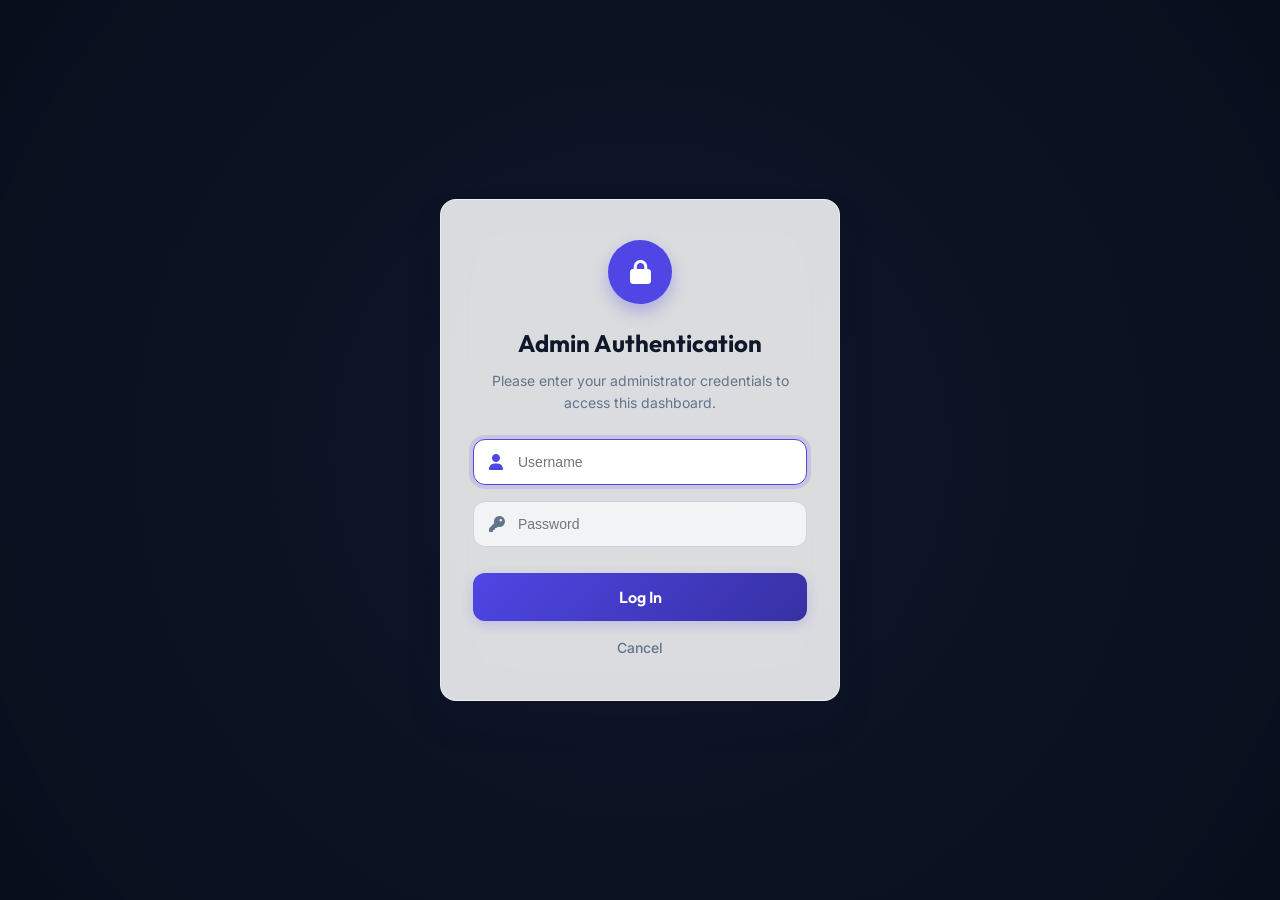
<file: reports.html>
<!doctype html>
<html lang="en">
<head>
  <meta charset="utf-8" />
  <meta name="viewport" content="width=device-width,initial-scale=1" />
  <title>Reports & Analytics — BANGLADESH PAINTS & HARDWARE</title>
  <link rel="stylesheet" href="https://cdnjs.cloudflare.com/ajax/libs/font-awesome/6.4.0/css/all.min.css">
  <link rel="stylesheet" href="styles.css">
  <script src="auth.js"></script>
</head>
<body>
  <header class="site-header">
    <div class="container header-row">
      <div class="brand">
        <div class="logo"><i class="fa-solid fa-layer-group"></i></div>
        <div>
          <h1>BANGLADESH PAINTS & HARDWARE</h1>
          <p class="tagline">Database-focused supply management for stores & contractors</p>
        </div>
      </div>
      <nav class="top-nav">
        <a href="index.html"><i class="fa-solid fa-house"></i> Home</a>
        <a href="products.html"><i class="fa-solid fa-boxes-stacked"></i> Products</a>
        <a href="paint-shades.html"><i class="fa-solid fa-palette"></i> Paint Shades</a>
        <a href="inventory.html"><i class="fa-solid fa-warehouse"></i> Inventory</a>
        <a href="reports.html" class="active"><i class="fa-solid fa-chart-line"></i> Reports</a>
      </nav>
    </div>
  </header>

  <main class="container">
    <section class="page-hero card">
      <h2><i class="fa-solid fa-chart-line" style="color: var(--primary);"></i> Reports & Analytics</h2>
      <p>Comprehensive business insights, sales data overview, and stock performance dashboard</p>
    </section>

    <section class="report-cards">
      <!-- Card 1 -->
      <div class="report-card card">
        <h3 style="display: flex; align-items: center; gap: 8px;"><i class="fa-solid fa-chart-column" style="color: var(--primary);"></i> Sales Performance</h3>
        <div class="metric">
          <div class="metric-value" id="rep-revenue">₹0</div>
          <div class="metric-label">Total Revenue</div>
        </div>
        <div class="metric-small">
          <div class="metric-value" style="color: var(--success-text);"><i class="fa-solid fa-caret-up"></i> N/A</div>
          <div class="metric-label">vs Last Month</div>
        </div>
      </div>

      <!-- Card 2 -->
      <div class="report-card card">
        <h3 style="display: flex; align-items: center; gap: 8px;"><i class="fa-solid fa-award" style="color: #eab308;"></i> Top Product</h3>
        <div class="metric">
          <div class="metric-value" id="rep-top-prod-name" style="font-size: 20px; line-height: 1.4;">-</div>
          <div class="metric-label" id="rep-top-prod-units">0 units sold</div>
        </div>
        <div class="metric-small">
          <div class="metric-value" id="rep-top-prod-rev">₹0</div>
          <div class="metric-label">Total Revenue</div>
        </div>
      </div>

      <!-- Card 3 -->
      <div class="report-card card">
        <h3 style="display: flex; align-items: center; gap: 8px;"><i class="fa-solid fa-receipt" style="color: var(--secondary);"></i> Customer Orders</h3>
        <div class="metric">
          <div class="metric-value" id="rep-orders">0</div>
          <div class="metric-label">Total Orders This Month</div>
        </div>
        <div class="metric-small">
          <div class="metric-value" id="rep-avg-order">₹0</div>
          <div class="metric-label">Average Order Value</div>
        </div>
      </div>

      <!-- Card 4 -->
      <div class="report-card card">
        <h3 style="display: flex; align-items: center; gap: 8px;"><i class="fa-solid fa-rotate" style="color: #8b5cf6;"></i> Stock Turnover</h3>
        <div class="metric">
          <div class="metric-value">6.2x</div>
          <div class="metric-label">Monthly Turnover Ratio</div>
        </div>
        <div class="metric-small">
          <div class="metric-value" style="color: var(--text-main);">12 days</div>
          <div class="metric-label">Avg Stock Duration</div>
        </div>
      </div>
    </section>

    <section class="report-table card">
      <h3 style="margin-bottom: 16px;"><i class="fa-solid fa-ranking-star"></i> Top 10 Products by Revenue</h3>
      <div style="overflow-x: auto;">
        <table>
          <thead>
            <tr>
              <th>Rank</th>
              <th>Product Name</th>
              <th>Units Sold</th>
              <th>Revenue</th>
              <th>Margin %</th>
            </tr>
          </thead>
          <tbody id="topProductsBody">
            <!-- Populated dynamically via PHP API -->
          </tbody>
        </table>
      </div>
    </section>

    <section class="report-insights card">
      <h3 style="margin-bottom: 16px;"><i class="fa-solid fa-lightbulb"></i> Strategic Database Insights</h3>
      <div class="insight-item">
        <i class="fa-solid fa-fire-flame-simple" style="color: #ef4444; font-size: 16px; margin-right: 8px;"></i>
        <div><strong>Insight #1:</strong> Paint products are driving 42% of total revenue. Focus marketing on this segment.</div>
      </div>
      <div class="insight-item">
        <i class="fa-solid fa-building-user" style="color: var(--primary); font-size: 16px; margin-right: 8px;"></i>
        <div><strong>Insight #2:</strong> Contractor segments show 35% higher order frequency than retail store walk-ins.</div>
      </div>
      <div class="insight-item">
        <i class="fa-solid fa-calendar-days" style="color: var(--secondary); font-size: 16px; margin-right: 8px;"></i>
        <div><strong>Insight #3:</strong> June sales peaks on weekdays, specifically Tuesday-Thursday mornings.</div>
      </div>
      <div class="insight-item">
        <i class="fa-solid fa-scale-unbalanced" style="color: var(--warning-text); font-size: 16px; margin-right: 8px;"></i>
        <div><strong>Insight #4:</strong> High-margin tools & polishes have a 60% lower conversion rate. Re-assess unit margins.</div>
      </div>
    </section>

    <section class="card action-section">
      <a href="index.html" class="cta ghost"><i class="fa-solid fa-arrow-left"></i> Back to Home</a>
    </section>
  </main>

  <footer class="site-footer">
    <div class="container footer-row card">
      <div>© <span id="year"></span> BANGLADESH PAINTS & HARDWARE</div>
      <div class="footer-links"><i class="fa-solid fa-chart-line"></i> Advanced analytics & business intelligence</div>
    </div>
  </footer>

  <script>
    document.getElementById('year').textContent = new Date().getFullYear();

    async function initReports() {
      try {
        const res = await fetch('api/reports.php');
        const data = await res.json();
        
        // 1. Sales Performance
        document.getElementById('rep-revenue').textContent = '₹' + parseInt(data.revenue).toLocaleString();
        
        // 2. Customer Orders
        document.getElementById('rep-orders').textContent = data.total_orders;
        document.getElementById('rep-avg-order').textContent = '₹' + parseFloat(data.avg_order).toLocaleString();
        
        // 3. Top Products Table & Top Product Card
        const topProductsBody = document.getElementById('topProductsBody');
        topProductsBody.innerHTML = '';
        
        if (data.top_products && data.top_products.length > 0) {
          const top1 = data.top_products[0];
          document.getElementById('rep-top-prod-name').textContent = top1.product_name;
          document.getElementById('rep-top-prod-units').textContent = parseInt(top1.units_sold).toLocaleString() + ' units sold';
          
          let revLakhs = (top1.revenue / 100000).toFixed(2);
          document.getElementById('rep-top-prod-rev').textContent = '₹' + (top1.revenue > 100000 ? revLakhs + 'L' : parseInt(top1.revenue).toLocaleString());
          
          data.top_products.forEach((p, idx) => {
            // Fake margin for UI
            const margin = Math.floor(Math.random() * (45 - 15 + 1) + 15);
            let badgeClass = margin > 25 ? 'healthy' : 'monitor';
            if (margin > 35) badgeClass = 'healthy" style="background-color: rgba(16, 185, 129, 0.25);';
            
            topProductsBody.innerHTML += `<tr>
              <td><strong>${idx + 1}</strong></td>
              <td>${p.product_name}</td>
              <td>${parseInt(p.units_sold).toLocaleString()}</td>
              <td style="font-weight: 600;">₹${parseInt(p.revenue).toLocaleString()}</td>
              <td><span class="badge ${badgeClass}">${margin}%</span></td>
            </tr>`;
          });
        } else {
          topProductsBody.innerHTML = '<tr><td colspan="5" style="text-align:center; color: var(--text-muted); padding:20px;">No sales data available</td></tr>';
        }
      } catch (err) {
        console.error('Error fetching reports:', err);
      }
    }
    initReports();
  </script>
</body>
</html>
</file>
<file: styles.css>
@import url('https://fonts.googleapis.com/css2?family=Outfit:wght@400;500;600;700;800&family=Inter:wght@300;400;500;600;700&display=swap');

:root {
  --font-heading: 'Outfit', -apple-system, BlinkMacSystemFont, "Segoe UI", Roboto, sans-serif;
  --font-body: 'Inter', -apple-system, BlinkMacSystemFont, "Segoe UI", Roboto, sans-serif;

  /* Colors */
  --primary: #4f46e5;
  --primary-glow: rgba(79, 70, 229, 0.15);
  --primary-dark: #3730a3;
  --secondary: #0ea5e9;
  --secondary-glow: rgba(14, 165, 233, 0.15);
  
  --bg: #f8fafc;
  --bg-gradient: linear-gradient(135deg, #f1f5f9 0%, #e2e8f0 100%);
  --card: rgba(255, 255, 255, 0.75);
  --card-border: rgba(255, 255, 255, 0.6);
  --text-main: #0f172a;
  --text-muted: #64748b;
  
  /* Semantic */
  --success: #10b981;
  --success-bg: rgba(16, 185, 129, 0.1);
  --success-text: #065f46;
  
  --warning: #f59e0b;
  --warning-bg: rgba(245, 158, 11, 0.1);
  --warning-text: #92400e;
  
  --danger: #ef4444;
  --danger-bg: rgba(239, 68, 68, 0.1);
  --danger-text: #991b1b;
  
  /* Border Radius */
  --radius-lg: 16px;
  --radius-md: 12px;
  --radius-sm: 8px;
  
  /* Shadows */
  --shadow-sm: 0 1px 3px rgba(0,0,0,0.02), 0 1px 2px rgba(0,0,0,0.04);
  --shadow-md: 0 4px 6px -1px rgba(0, 0, 0, 0.03), 0 2px 4px -2px rgba(0, 0, 0, 0.03);
  --shadow-lg: 0 10px 25px -5px rgba(0,0,0,0.05), 0 8px 10px -6px rgba(0,0,0,0.03);
  --shadow-xl: 0 20px 40px -10px rgba(15, 23, 42, 0.08);
  
  /* Gradients */
  --gradient-warm: linear-gradient(135deg, #f43f5e, #f97316);
  --gradient-cool: linear-gradient(135deg, #3b82f6, #8b5cf6);
  --gradient-nature: linear-gradient(135deg, #10b981, #f59e0b);
  --gradient-dark: linear-gradient(135deg, #1e293b, #0f172a);
}

* {
  box-sizing: border-box;
  margin: 0;
  padding: 0;
  transition: background-color 0.2s, border-color 0.2s, box-shadow 0.2s;
}

body {
  font-family: var(--font-body);
  background: var(--bg);
  background-attachment: fixed;
  color: var(--text-main);
  line-height: 1.6;
  overflow-x: hidden;
}

/* Custom Scrollbar */
::-webkit-scrollbar {
  width: 10px;
}
::-webkit-scrollbar-track {
  background: #f1f5f9;
}
::-webkit-scrollbar-thumb {
  background: #cbd5e1;
  border-radius: 5px;
}
::-webkit-scrollbar-thumb:hover {
  background: #94a3b8;
}

/* Layout container */
.container {
  max-width: 1200px;
  margin: 0 auto;
  padding: 24px 16px;
}

/* Modern Sticky Header */
.site-header {
  position: sticky;
  top: 0;
  z-index: 100;
  background: rgba(255, 255, 255, 0.8);
  backdrop-filter: blur(16px);
  border-bottom: 1px solid rgba(241, 245, 249, 0.8);
  box-shadow: 0 4px 30px rgba(0, 0, 0, 0.02);
}

.header-row {
  display: flex;
  align-items: center;
  justify-content: space-between;
  padding: 14px 16px;
  max-width: 1200px;
  margin: 0 auto;
}

.brand {
  display: flex;
  gap: 14px;
  align-items: center;
}

.logo {
  width: 48px;
  height: 48px;
  border-radius: var(--radius-md);
  background: linear-gradient(135deg, var(--primary), var(--secondary));
  display: flex;
  align-items: center;
  justify-content: center;
  color: #fff;
  font-family: var(--font-heading);
  font-weight: 800;
  font-size: 18px;
  box-shadow: 0 8px 16px rgba(79, 70, 229, 0.25);
  letter-spacing: -0.5px;
}

.brand h1 {
  font-family: var(--font-heading);
  font-size: 18px;
  font-weight: 700;
  color: var(--text-main);
  letter-spacing: -0.2px;
}

.tagline {
  font-size: 11px;
  color: var(--text-muted);
  font-weight: 500;
  margin-top: 1px;
  letter-spacing: 0.2px;
}

.top-nav {
  display: flex;
  gap: 6px;
}

.top-nav a {
  color: var(--text-main);
  text-decoration: none;
  font-weight: 600;
  font-size: 14px;
  padding: 8px 16px;
  border-radius: var(--radius-sm);
  transition: all 0.2s cubic-bezier(0.4, 0, 0.2, 1);
  display: flex;
  align-items: center;
  gap: 8px;
}

.top-nav a:hover {
  background: rgba(79, 70, 229, 0.08);
  color: var(--primary);
}

.top-nav a.active, .top-nav a[href="index.html"].active {
  background: var(--primary);
  color: #fff;
  box-shadow: 0 4px 12px var(--primary-glow);
}

/* Glass Cards */
.card {
  background: var(--card);
  backdrop-filter: blur(16px);
  -webkit-backdrop-filter: blur(16px);
  border-radius: var(--radius-lg);
  padding: 24px;
  box-shadow: var(--shadow-xl);
  border: 1px solid var(--card-border);
  position: relative;
  overflow: hidden;
  margin-bottom: 24px;
}

/* Hero Section */
.hero {
  display: grid;
  grid-template-columns: 1.1fr 0.9fr;
  gap: 40px;
  align-items: center;
  padding: 40px;
  background: radial-gradient(circle at 90% 10%, rgba(14, 165, 233, 0.05), transparent 40%),
              radial-gradient(circle at 10% 90%, rgba(79, 70, 229, 0.05), transparent 40%),
              var(--card);
}

.hero-visual {
  position: relative;
  border-radius: var(--radius-lg);
  overflow: hidden;
  box-shadow: var(--shadow-xl);
  aspect-ratio: 4/3;
  display: flex;
  align-items: center;
  justify-content: center;
}

.hero-image {
  width: 100%;
  height: 100%;
  object-fit: cover;
  border-radius: var(--radius-lg);
}

.hero-decoration {
  position: absolute;
  inset: 0;
  pointer-events: none;
  z-index: 0;
}

.deco-blob {
  position: absolute;
  width: 250px;
  height: 250px;
  border-radius: 50%;
  filter: blur(80px);
  opacity: 0.12;
  animation: blobFloat 12s ease-in-out infinite alternate;
}

@keyframes blobFloat {
  0% { transform: translate(0, 0) scale(1); }
  50% { transform: translate(40px, -40px) scale(1.15); }
  100% { transform: translate(-20px, 20px) scale(0.9); }
}

.hero-content {
  z-index: 1;
}

.hero-content h2 {
  font-family: var(--font-heading);
  font-size: 38px;
  font-weight: 800;
  line-height: 1.2;
  margin-bottom: 16px;
  background: linear-gradient(135deg, var(--text-main), #475569);
  -webkit-background-clip: text;
  -webkit-text-fill-color: transparent;
  letter-spacing: -1px;
}

.hero-content p {
  font-size: 16px;
  color: var(--text-muted);
  margin-bottom: 24px;
}

.hero-actions {
  display: flex;
  gap: 12px;
  margin-bottom: 24px;
}

/* Call to Actions */
.cta {
  display: inline-flex;
  align-items: center;
  justify-content: center;
  gap: 8px;
  padding: 12px 24px;
  border-radius: var(--radius-md);
  text-decoration: none;
  font-weight: 700;
  font-family: var(--font-heading);
  font-size: 14px;
  cursor: pointer;
  border: 1px solid transparent;
  transition: all 0.2s cubic-bezier(0.4, 0, 0.2, 1);
}

.cta.primary {
  background: var(--primary);
  color: #fff;
  box-shadow: 0 4px 14px var(--primary-glow);
}

.cta.primary:hover {
  background: var(--primary-dark);
  box-shadow: 0 6px 20px rgba(79, 70, 229, 0.3);
  transform: translateY(-2px);
}

.cta.ghost {
  background: rgba(255, 255, 255, 0.6);
  border: 1px solid #e2e8f0;
  color: var(--text-main);
  box-shadow: var(--shadow-sm);
}

.cta.ghost:hover {
  background: #f1f5f9;
  border-color: #cbd5e1;
  color: var(--primary);
  transform: translateY(-2px);
}

.cta.large {
  padding: 16px 32px;
  font-size: 16px;
}

/* Swatches */
.swatch-row {
  display: flex;
  gap: 16px;
  margin-top: 16px;
}

.swatch {
  width: 50px;
  height: 50px;
  border-radius: var(--radius-md);
  border: 3px solid #fff;
  box-shadow: var(--shadow-lg);
  display: flex;
  align-items: center;
  justify-content: center;
  cursor: pointer;
  position: relative;
  transition: all 0.25s cubic-bezier(0.34, 1.56, 0.64, 1);
}

.swatch span {
  position: absolute;
  bottom: -22px;
  font-size: 10px;
  font-weight: 700;
  color: var(--text-muted);
  opacity: 0.9;
}

.swatch:hover {
  transform: scale(1.15) translateY(-4px);
  box-shadow: 0 12px 20px rgba(0,0,0,0.12);
}

/* Stats Bar dashboard */
.stats-bar {
  display: grid;
  grid-template-columns: repeat(4, 1fr);
  gap: 20px;
  margin: 32px 0;
  padding: 28px;
  background: linear-gradient(135deg, rgba(79, 70, 229, 0.03), rgba(14, 165, 233, 0.03));
  border-radius: var(--radius-lg);
  border: 1px solid rgba(79, 70, 229, 0.08);
}

.stat-item {
  text-align: center;
  padding: 12px;
  position: relative;
}

.stat-item:not(:last-child)::after {
  content: '';
  position: absolute;
  right: -10px;
  top: 25%;
  height: 50%;
  width: 1px;
  background: rgba(226, 232, 240, 0.8);
}

.stat-number {
  font-family: var(--font-heading);
  font-size: 32px;
  font-weight: 800;
  color: var(--primary);
  background: var(--gradient-cool);
  -webkit-background-clip: text;
  -webkit-text-fill-color: transparent;
  line-height: 1.1;
}

.stat-label {
  color: var(--text-muted);
  font-size: 12px;
  font-weight: 600;
  margin-top: 6px;
  text-transform: uppercase;
  letter-spacing: 0.5px;
}

/* Feature grid */
.features h3, .products h3, .paint-gallery h3, .reports h3, .contact h3 {
  font-family: var(--font-heading);
  font-size: 22px;
  font-weight: 700;
  margin-bottom: 20px;
  display: flex;
  align-items: center;
  gap: 10px;
}

.grid {
  display: grid;
  grid-template-columns: repeat(auto-fit, minmax(280px, 1fr));
  gap: 20px;
  margin-bottom: 24px;
}

.feature-card {
  padding: 24px;
  border-radius: var(--radius-lg);
  background: rgba(255, 255, 255, 0.65);
  border: 1px solid rgba(226, 232, 240, 0.8);
  transition: all 0.3s cubic-bezier(0.4, 0, 0.2, 1);
}

.feature-card h4 {
  font-family: var(--font-heading);
  font-size: 18px;
  font-weight: 700;
  margin-bottom: 10px;
  color: var(--text-main);
  display: flex;
  align-items: center;
  gap: 8px;
}

.feature-card p {
  color: var(--text-muted);
  font-size: 14px;
  line-height: 1.5;
}

.feature-card:hover {
  transform: translateY(-6px);
  background: #ffffff;
  border-color: rgba(79, 70, 229, 0.2);
  box-shadow: var(--shadow-xl);
}

/* Paint Gallery */
.paint-gallery {
  padding: 28px;
}

.shade-grid {
  display: grid;
  grid-template-columns: repeat(auto-fit, minmax(180px, 1fr));
  gap: 20px;
}

.shade-card {
  border-radius: var(--radius-md);
  overflow: hidden;
  background: #fff;
  border: 1px solid #f1f5f9;
  box-shadow: var(--shadow-md);
  transition: all 0.3s cubic-bezier(0.4, 0, 0.2, 1);
}

.shade-card:hover {
  transform: translateY(-8px);
  box-shadow: var(--shadow-xl);
}

.shade-swatch {
  width: 100%;
  height: 120px;
  position: relative;
}

.shade-swatch::after {
  content: '';
  position: absolute;
  inset: 0;
  background: linear-gradient(180deg, rgba(255,255,255,0.15) 0%, transparent 50%, rgba(0,0,0,0.05) 100%);
}

.shade-info {
  padding: 16px;
}

.shade-info strong {
  display: block;
  font-family: var(--font-heading);
  font-size: 15px;
  color: var(--text-main);
  margin-bottom: 4px;
}

.shade-info p {
  font-size: 11px;
  color: var(--text-muted);
  font-family: monospace;
  font-weight: bold;
}

/* Products grid preview */
.product-grid {
  display: grid;
  grid-template-columns: repeat(auto-fit, minmax(280px, 1fr));
  gap: 20px;
}

.product-card {
  background: #ffffff;
  padding: 20px;
  border-radius: var(--radius-md);
  border: 1px solid #f1f5f9;
  box-shadow: var(--shadow-md);
  transition: all 0.25s cubic-bezier(0.4, 0, 0.2, 1);
}

.product-card:hover {
  transform: translateY(-6px);
  box-shadow: var(--shadow-xl);
  border-color: rgba(79, 70, 229, 0.15);
}

.product-head {
  display: flex;
  justify-content: space-between;
  align-items: flex-start;
  margin-bottom: 12px;
}

.p-title {
  font-family: var(--font-heading);
  font-weight: 700;
  font-size: 16px;
  color: var(--text-main);
}

.p-badge {
  background: #f1f5f9;
  color: var(--text-muted);
  padding: 4px 8px;
  border-radius: var(--radius-sm);
  font-size: 11px;
  font-family: monospace;
  font-weight: bold;
}

.p-meta {
  font-size: 13px;
  color: var(--text-muted);
  margin-bottom: 12px;
}

.p-price {
  font-family: var(--font-heading);
  font-size: 20px;
  font-weight: 800;
  color: var(--primary);
  margin-bottom: 12px;
}

.color-swatches {
  display: flex;
  gap: 6px;
}

.color {
  width: 24px;
  height: 24px;
  border-radius: 50%;
  border: 2px solid #fff;
  box-shadow: var(--shadow-sm);
  cursor: pointer;
  transition: transform 0.2s;
}

.color:hover {
  transform: scale(1.2);
}

/* Spotlight Section */
.cta-spotlight {
  display: grid;
  grid-template-columns: 1.2fr 0.8fr;
  gap: 40px;
  align-items: center;
  background: linear-gradient(135deg, rgba(79, 70, 229, 0.08) 0%, rgba(14, 165, 233, 0.03) 100%);
  border: 1px solid rgba(79, 70, 229, 0.12);
}

.cta-spotlight h3 {
  font-family: var(--font-heading);
  font-size: 26px;
  font-weight: 800;
}

.cta-spotlight p {
  color: var(--text-muted);
  margin-bottom: 24px;
}

.cta-visual {
  display: flex;
  justify-content: center;
  align-items: center;
}

/* Reports snapshots */
.report-grid {
  display: grid;
  grid-template-columns: repeat(auto-fit, minmax(220px, 1fr));
  gap: 16px;
}

.report {
  padding: 18px;
  border-radius: var(--radius-md);
  background: #ffffff;
  border: 1px solid #f1f5f9;
  font-size: 13px;
  color: var(--text-main);
  box-shadow: var(--shadow-sm);
  display: flex;
  align-items: center;
  gap: 12px;
}

.report strong {
  color: var(--primary);
  font-family: var(--font-heading);
  font-weight: 700;
}

/* Page Hero layout */
.page-hero {
  background: linear-gradient(135deg, rgba(79, 70, 229, 0.04), rgba(14, 165, 233, 0.04)), var(--card);
  border-color: rgba(79, 70, 229, 0.1);
  padding: 32px;
}

.page-hero h2 {
  font-family: var(--font-heading);
  font-size: 28px;
  font-weight: 800;
  margin-bottom: 6px;
  background: linear-gradient(135deg, var(--text-main), #334155);
  -webkit-background-clip: text;
  -webkit-text-fill-color: transparent;
}

.page-hero p {
  color: var(--text-muted);
  font-size: 14px;
}

/* Search bar styling */
.search-filter {
  display: flex;
  gap: 12px;
  margin-top: 18px;
}

.search-box-input, .filter-select {
  padding: 12px 16px;
  border-radius: var(--radius-sm);
  border: 1px solid #cbd5e1;
  font-family: var(--font-body);
  font-size: 14px;
  outline: none;
  background: #ffffff;
  transition: all 0.2s ease;
}

.search-box-input {
  flex: 1;
}

.search-box-input:focus, .filter-select:focus {
  border-color: var(--primary);
  box-shadow: 0 0 0 3px rgba(79, 70, 229, 0.15);
}

.filter-select {
  min-width: 180px;
  cursor: pointer;
}

/* Tables styling */
table {
  width: 100%;
  border-collapse: separate;
  border-spacing: 0;
  margin-top: 8px;
}

table th {
  background: #f8fafc;
  color: var(--text-muted);
  font-family: var(--font-heading);
  font-weight: 700;
  font-size: 13px;
  text-transform: uppercase;
  letter-spacing: 0.5px;
  padding: 14px 16px;
  border-bottom: 2px solid #e2e8f0;
  text-align: left;
}

table td {
  padding: 14px 16px;
  border-bottom: 1px solid #f1f5f9;
  color: var(--text-main);
  font-size: 13px;
  vertical-align: middle;
}

table tbody tr {
  transition: background-color 0.15s;
}

table tbody tr:hover {
  background: rgba(79, 70, 229, 0.02);
}

table tbody tr:last-child td {
  border-bottom: none;
}

/* Badges styling */
.badge {
  display: inline-flex;
  align-items: center;
  gap: 6px;
  padding: 6px 12px;
  border-radius: 30px;
  font-size: 11px;
  font-weight: 700;
  text-transform: uppercase;
  letter-spacing: 0.5px;
}

.badge.in-stock, .badge.healthy {
  background: var(--success-bg);
  color: var(--success-text);
}

.badge.low-stock, .badge.monitor {
  background: var(--warning-bg);
  color: var(--warning-text);
}

.badge.out-stock, .badge.out-of-stock {
  background: var(--danger-bg);
  color: var(--danger-text);
}

/* Paint formula layout */
.shades-showcase {
  display: grid;
  grid-template-columns: 1fr;
  gap: 24px;
}

.shade-detail-card {
  display: grid;
  grid-template-columns: 240px 1fr;
  gap: 24px;
  padding: 24px;
}

.shade-detail-visual {
  border-radius: var(--radius-md);
  box-shadow: var(--shadow-lg);
  aspect-ratio: 1;
  position: relative;
  overflow: hidden;
}

.shade-detail-visual::after {
  content: '';
  position: absolute;
  inset: 0;
  background: linear-gradient(135deg, rgba(255,255,255,0.2) 0%, transparent 60%, rgba(0,0,0,0.1) 100%);
}

.shade-detail-info h3 {
  font-family: var(--font-heading);
  font-size: 22px;
  font-weight: 800;
  color: var(--text-main);
  margin-bottom: 2px;
}

.shade-code {
  font-size: 11px;
  color: var(--text-muted);
  font-family: monospace;
  font-weight: 700;
  margin-bottom: 16px;
  display: block;
}

.formula-group {
  margin-bottom: 12px;
}

.formula-group strong {
  display: flex;
  align-items: center;
  gap: 6px;
  font-size: 11px;
  text-transform: uppercase;
  letter-spacing: 0.5px;
  color: var(--primary);
  margin-bottom: 6px;
  font-weight: 700;
}

.formula-item {
  font-size: 13px;
  background: #f8fafc;
  border: 1px solid #e2e8f0;
  padding: 8px 12px;
  border-radius: var(--radius-sm);
  color: var(--text-main);
}

/* Inventory dashboard sub-stats */
.inventory-stats {
  display: grid;
  grid-template-columns: repeat(4, 1fr);
  gap: 20px;
  margin: 24px 0;
}

.inv-stat {
  text-align: center;
}

.inv-number {
  font-family: var(--font-heading);
  font-size: 28px;
  font-weight: 800;
  color: var(--text-main);
}

.inv-label {
  font-size: 11px;
  color: var(--text-muted);
  font-weight: 600;
  margin-top: 4px;
}

/* Alerts dashboard page */
.inventory-alerts h3 {
  color: var(--danger-text);
}

.alert-items {
  display: flex;
  flex-direction: column;
  gap: 12px;
}

.alert-item {
  padding: 16px;
  border-radius: var(--radius-md);
  background: #ffffff;
  border: 1px solid #f1f5f9;
  border-left: 4px solid;
  font-size: 13px;
  display: flex;
  justify-content: space-between;
  align-items: center;
}

.alert-item.critical {
  background: var(--danger-bg);
  border-left-color: var(--danger);
  color: var(--danger-text);
  font-weight: 600;
}

.alert-item.warning {
  background: var(--warning-bg);
  border-left-color: var(--warning);
  color: var(--warning-text);
  font-weight: 600;
}

/* Reports Analytics Dashboard grid */
.report-cards {
  display: grid;
  grid-template-columns: repeat(4, 1fr);
  gap: 20px;
  margin-bottom: 24px;
}

.report-card {
  padding: 24px;
}

.report-card h3 {
  font-family: var(--font-heading);
  font-size: 13px;
  font-weight: 700;
  color: var(--text-muted);
  text-transform: uppercase;
  letter-spacing: 0.5px;
  margin-bottom: 16px;
}

.metric {
  margin-bottom: 16px;
}

.metric-value {
  font-family: var(--font-heading);
  font-size: 28px;
  font-weight: 800;
  color: var(--text-main);
  line-height: 1.1;
}

.metric-label {
  font-size: 11px;
  color: var(--text-muted);
  margin-top: 4px;
  font-weight: 500;
}

.metric-small {
  border-top: 1px solid #f1f5f9;
  padding-top: 14px;
}

.metric-small .metric-value {
  font-size: 18px;
  color: var(--success-text);
}

.report-insights {
  margin-top: 24px;
}

.insight-item {
  padding: 16px;
  border-radius: var(--radius-md);
  background: rgba(79, 70, 229, 0.03);
  border-left: 4px solid var(--primary);
  margin-bottom: 12px;
  font-size: 13px;
  color: var(--text-main);
  display: flex;
  align-items: center;
  gap: 8px;
}

/* Action back-to-home layout */
.action-section {
  text-align: center;
  padding: 20px;
  background: var(--card);
}

/* Footer structure */
.site-footer {
  margin-top: 48px;
  padding: 20px 0;
  background: var(--card);
  border-top: 1px solid rgba(226, 232, 240, 0.8);
}

.footer-row {
  display: flex;
  justify-content: space-between;
  align-items: center;
  font-size: 12px;
  color: var(--text-muted);
  padding: 12px 16px;
  margin-bottom: 0;
}

/* Sparkle Effects */
.sparkle-layer {
  position: absolute;
  inset: 0;
  pointer-events: none;
  z-index: 10;
}

.spark {
  position: absolute;
  width: 16px;
  height: 16px;
  border-radius: 50%;
  transform: translate(-50%, -50%) scale(0.6);
  opacity: 0;
  mix-blend-mode: screen;
  background: radial-gradient(circle, #fff 0%, rgba(255,255,255,0.8) 20%, transparent 60%);
  filter: drop-shadow(0 0 4px var(--primary));
  animation: popSpark 900ms cubic-bezier(0.25, 1, 0.5, 1) forwards;
}

.spark.mini {
  width: 6px;
  height: 6px;
  opacity: 0.8;
  animation-duration: 1500ms;
}

@keyframes popSpark {
  0% { transform: translate(-50%, -50%) scale(0.2); opacity: 1; }
  50% { transform: translate(-50%, -80%) scale(1.2); opacity: 1; }
  100% { transform: translate(-50%, -150%) scale(0.4); opacity: 0; }
}

/* Responsive queries */
@media (max-width: 1024px) {
  .hero {
    grid-template-columns: 1fr;
    gap: 32px;
    padding: 32px;
  }
  .hero-visual {
    order: 2;
    max-width: 500px;
    margin: 0 auto;
    width: 100%;
  }
  .stats-bar, .report-cards {
    grid-template-columns: repeat(2, 1fr);
  }
  .stat-item:nth-child(2)::after {
    display: none;
  }
}

@media (max-width: 768px) {
  .header-row {
    flex-direction: column;
    gap: 16px;
    text-align: center;
  }
  .top-nav {
    flex-wrap: wrap;
    justify-content: center;
  }
  .shade-detail-card {
    grid-template-columns: 1fr;
  }
  .shade-detail-visual {
    max-width: 240px;
    margin: 0 auto;
  }
  .cta-spotlight {
    grid-template-columns: 1fr;
    gap: 24px;
    text-align: center;
  }
  .cta-visual {
    order: 2;
  }
  .search-filter {
    flex-direction: column;
  }
  .filter-select {
    width: 100%;
  }
}

@media (max-width: 520px) {
  .stats-bar, .report-cards, .inventory-stats {
    grid-template-columns: 1fr;
    gap: 16px;
  }
  .stat-item::after {
    display: none;
  }
  .hero-content h2 {
    font-size: 28px;
  }
  .top-nav a {
    font-size: 12px;
    padding: 6px 10px;
  }
  table {
    display: block;
    overflow-x: auto;
    white-space: nowrap;
  }
}

/* ===== CUSTOMER STOREFRONT & CART DRAWER ===== */
.store-layout {
  display: grid;
  grid-template-columns: 1fr 360px;
  gap: 24px;
  margin-top: 24px;
}

.catalog-grid {
  display: grid;
  grid-template-columns: repeat(auto-fill, minmax(220px, 1fr));
  gap: 16px;
}

.catalog-card {
  background: #ffffff;
  border: 1px solid #f1f5f9;
  border-radius: var(--radius-md);
  padding: 16px;
  box-shadow: var(--shadow-sm);
  display: flex;
  flex-direction: column;
  justify-content: space-between;
  transition: all 0.25s cubic-bezier(0.4, 0, 0.2, 1);
}

.catalog-card:hover {
  transform: translateY(-4px);
  box-shadow: var(--shadow-lg);
  border-color: rgba(79, 70, 229, 0.15);
}

.customizer-box {
  background: #f8fafc;
  border-radius: var(--radius-lg);
  padding: 20px;
  border: 1px solid #e2e8f0;
  margin-bottom: 24px;
}

.customizer-grid {
  display: grid;
  grid-template-columns: 1fr 1.2fr;
  gap: 20px;
}

.shade-selector-list {
  max-height: 250px;
  overflow-y: auto;
  border: 1px solid #cbd5e1;
  border-radius: var(--radius-sm);
  background: #fff;
}

.shade-select-item {
  padding: 8px 12px;
  display: flex;
  align-items: center;
  gap: 10px;
  cursor: pointer;
  border-bottom: 1px solid #f1f5f9;
  font-size: 13px;
  transition: background 0.15s;
}

.shade-select-item:hover {
  background: #f8fafc;
}

.shade-select-item.selected {
  background: rgba(79, 70, 229, 0.08);
  font-weight: bold;
}

.form-group {
  margin-bottom: 14px;
}

.form-group label {
  display: block;
  font-size: 11px;
  text-transform: uppercase;
  font-weight: 700;
  color: var(--text-muted);
  margin-bottom: 4px;
  letter-spacing: 0.5px;
}

.form-control {
  width: 100%;
  padding: 10px 12px;
  border-radius: var(--radius-sm);
  border: 1px solid #cbd5e1;
  font-family: var(--font-body);
  font-size: 13px;
  outline: none;
}

.form-control:focus {
  border-color: var(--primary);
  box-shadow: 0 0 0 3px var(--primary-glow);
}

.cart-drawer {
  position: sticky;
  top: 100px;
  align-self: start;
}

.cart-item {
  display: flex;
  justify-content: space-between;
  align-items: flex-start;
  padding: 12px 0;
  border-bottom: 1px solid #f1f5f9;
  font-size: 13px;
}

.cart-item-title {
  font-weight: bold;
  color: var(--text-main);
}

.cart-item-desc {
  font-size: 11px;
  color: var(--text-muted);
  margin-top: 2px;
}

.cart-total-row {
  display: flex;
  justify-content: space-between;
  font-weight: 700;
  font-size: 15px;
  margin-top: 14px;
  padding-top: 14px;
  border-top: 2px solid #e2e8f0;
}

.portal-tabs {
  display: flex;
  gap: 8px;
  border-bottom: 2px solid #e2e8f0;
  margin-bottom: 20px;
  padding-bottom: 1px;
}

.portal-tab {
  padding: 10px 18px;
  font-family: var(--font-heading);
  font-weight: 700;
  font-size: 14px;
  cursor: pointer;
  border-radius: var(--radius-sm) var(--radius-sm) 0 0;
  border: 1px solid transparent;
  border-bottom: none;
  margin-bottom: -2px;
  color: var(--text-muted);
  transition: all 0.15s;
}

.portal-tab.active {
  border-color: #e2e8f0;
  background: #ffffff;
  color: var(--primary);
  border-bottom: 2px solid #ffffff;
  position: relative;
}

.portal-tab.active::after {
  content: '';
  position: absolute;
  bottom: -2px;
  left: 0;
  right: 0;
  height: 3px;
  background: var(--primary);
}

.success-modal-overlay {
  position: fixed;
  inset: 0;
  background: rgba(15, 23, 42, 0.6);
  backdrop-filter: blur(4px);
  z-index: 1000;
  display: none;
  align-items: center;
  justify-content: center;
}

.success-modal {
  background: #ffffff;
  max-width: 440px;
  width: 100%;
  border-radius: var(--radius-lg);
  padding: 32px;
  text-align: center;
  box-shadow: var(--shadow-xl);
  animation: modalSlideUp 0.3s cubic-bezier(0.34, 1.56, 0.64, 1);
}

@media (max-width: 900px) {
  .store-layout {
    grid-template-columns: 1fr;
  }
  .cart-drawer {
    position: static;
  }
}
</file>
